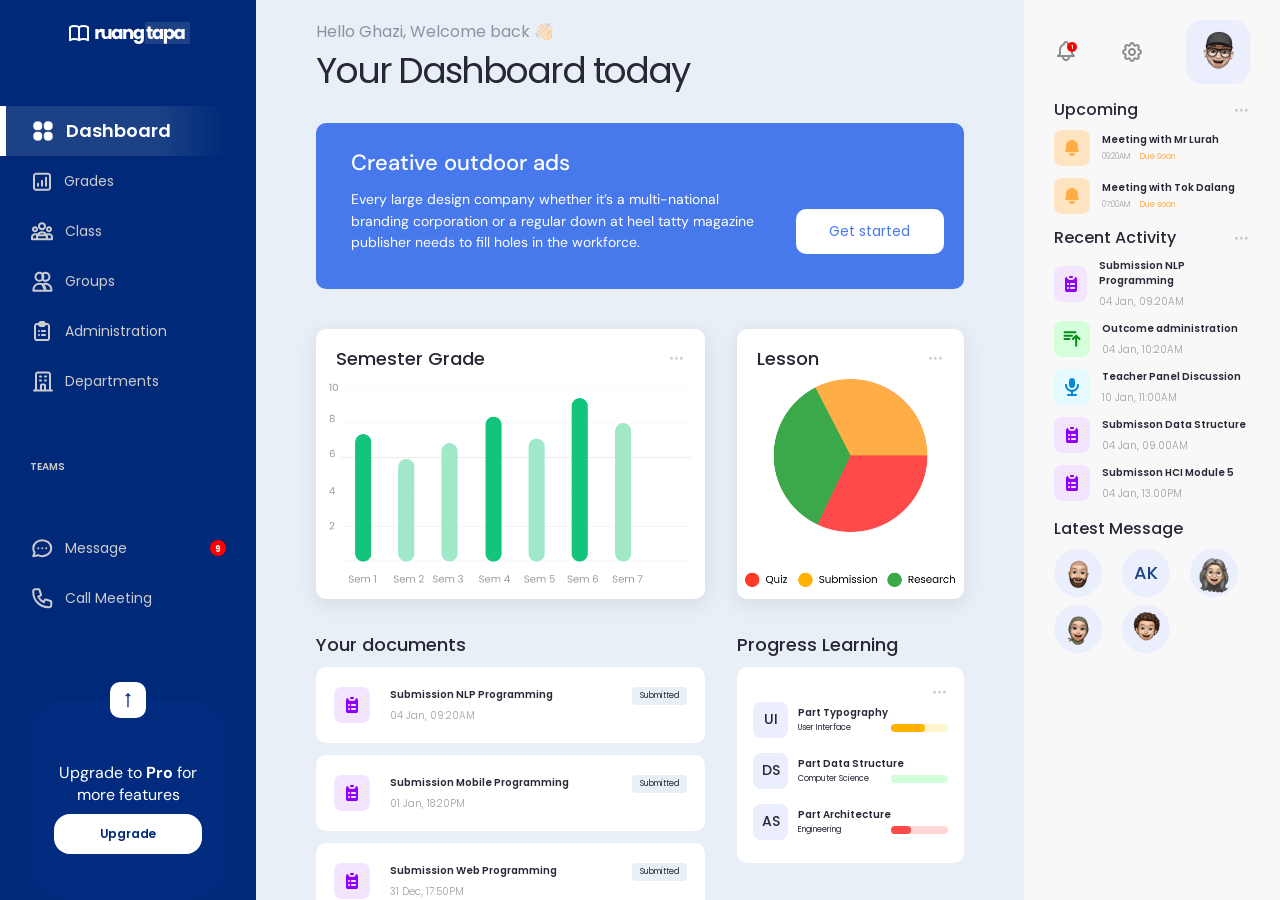
<file: index.html>
<!DOCTYPE html>
<html lang="en">
  <head>
    <meta charset="UTF-8" />
    <meta http-equiv="X-UA-Compatible" content="IE=edge" />
    <meta name="viewport" content="width=device-width, initial-scale=1.0" />
    <title>E-learning Dashboard</title>
    <link rel="stylesheet" href="style.css" />
  </head>
  <body>
    <aside class="side-nav">
      <div class="side-nav__app-logo-container">
        <svg
          width="123"
          height="24"
          viewBox="0 0 123 24"
          fill="none"
          xmlns="http://www.w3.org/2000/svg"
          class="side-nav__app-logo"
        >
          <rect x="78" y="1" width="45" height="22" fill="#1C4185" />
          <path
            d="M31.41 9.63C31.77 9.078 32.22 8.646 32.76 8.334C33.3 8.01 33.9 7.848 34.56 7.848V11.106H33.714C32.946 11.106 32.37 11.274 31.986 11.61C31.602 11.934 31.41 12.51 31.41 13.338V18H28.332V7.956H31.41V9.63ZM44.5492 7.956V18H41.4712V16.632C41.1592 17.076 40.7332 17.436 40.1932 17.712C39.6652 17.976 39.0772 18.108 38.4292 18.108C37.6612 18.108 36.9832 17.94 36.3952 17.604C35.8072 17.256 35.3512 16.758 35.0272 16.11C34.7032 15.462 34.5412 14.7 34.5412 13.824V7.956H37.6012V13.41C37.6012 14.082 37.7752 14.604 38.1232 14.976C38.4712 15.348 38.9392 15.534 39.5272 15.534C40.1272 15.534 40.6012 15.348 40.9492 14.976C41.2972 14.604 41.4712 14.082 41.4712 13.41V7.956H44.5492ZM44.7481 12.96C44.7481 11.928 44.9401 11.022 45.3241 10.242C45.7201 9.462 46.2541 8.862 46.9261 8.442C47.5981 8.022 48.3481 7.812 49.1761 7.812C49.8841 7.812 50.5021 7.956 51.0301 8.244C51.5701 8.532 51.9841 8.91 52.2721 9.378V7.956H55.3501V18H52.2721V16.578C51.9721 17.046 51.5521 17.424 51.0121 17.712C50.4841 18 49.8661 18.144 49.1581 18.144C48.3421 18.144 47.5981 17.934 46.9261 17.514C46.2541 17.082 45.7201 16.476 45.3241 15.696C44.9401 14.904 44.7481 13.992 44.7481 12.96ZM52.2721 12.978C52.2721 12.21 52.0561 11.604 51.6241 11.16C51.2041 10.716 50.6881 10.494 50.0761 10.494C49.4641 10.494 48.9421 10.716 48.5101 11.16C48.0901 11.592 47.8801 12.192 47.8801 12.96C47.8801 13.728 48.0901 14.34 48.5101 14.796C48.9421 15.24 49.4641 15.462 50.0761 15.462C50.6881 15.462 51.2041 15.24 51.6241 14.796C52.0561 14.352 52.2721 13.746 52.2721 12.978ZM62.2969 7.848C63.4729 7.848 64.4089 8.232 65.1049 9C65.8129 9.756 66.1669 10.8 66.1669 12.132V18H63.1069V12.546C63.1069 11.874 62.9329 11.352 62.5849 10.98C62.2369 10.608 61.7689 10.422 61.1809 10.422C60.5929 10.422 60.1249 10.608 59.7769 10.98C59.4289 11.352 59.2549 11.874 59.2549 12.546V18H56.1769V7.956H59.2549V9.288C59.5669 8.844 59.9869 8.496 60.5149 8.244C61.0429 7.98 61.6369 7.848 62.2969 7.848ZM70.7218 7.812C71.4298 7.812 72.0478 7.956 72.5758 8.244C73.1158 8.532 73.5298 8.91 73.8178 9.378V7.956H76.8958V17.982C76.8958 18.906 76.7098 19.74 76.3378 20.484C75.9778 21.24 75.4198 21.84 74.6638 22.284C73.9198 22.728 72.9898 22.95 71.8738 22.95C70.3858 22.95 69.1798 22.596 68.2558 21.888C67.3318 21.192 66.8038 20.244 66.6718 19.044H69.7138C69.8098 19.428 70.0378 19.728 70.3978 19.944C70.7578 20.172 71.2018 20.286 71.7298 20.286C72.3658 20.286 72.8698 20.1 73.2418 19.728C73.6258 19.368 73.8178 18.786 73.8178 17.982V16.56C73.5178 17.028 73.1038 17.412 72.5758 17.712C72.0478 18 71.4298 18.144 70.7218 18.144C69.8938 18.144 69.1438 17.934 68.4718 17.514C67.7998 17.082 67.2658 16.476 66.8698 15.696C66.4858 14.904 66.2938 13.992 66.2938 12.96C66.2938 11.928 66.4858 11.022 66.8698 10.242C67.2658 9.462 67.7998 8.862 68.4718 8.442C69.1438 8.022 69.8938 7.812 70.7218 7.812ZM73.8178 12.978C73.8178 12.21 73.6018 11.604 73.1698 11.16C72.7498 10.716 72.2338 10.494 71.6218 10.494C71.0098 10.494 70.4878 10.716 70.0558 11.16C69.6358 11.592 69.4258 12.192 69.4258 12.96C69.4258 13.728 69.6358 14.34 70.0558 14.796C70.4878 15.24 71.0098 15.462 71.6218 15.462C72.2338 15.462 72.7498 15.24 73.1698 14.796C73.6018 14.352 73.8178 13.746 73.8178 12.978ZM85.7351 15.39V18H84.1691C83.0531 18 82.1831 17.73 81.5591 17.19C80.9351 16.638 80.6231 15.744 80.6231 14.508V10.512H79.3991V7.956H80.6231V5.508H83.7011V7.956H85.7171V10.512H83.7011V14.544C83.7011 14.844 83.7731 15.06 83.9171 15.192C84.0611 15.324 84.3011 15.39 84.6371 15.39H85.7351ZM85.4376 12.96C85.4376 11.928 85.6296 11.022 86.0136 10.242C86.4096 9.462 86.9436 8.862 87.6156 8.442C88.2876 8.022 89.0376 7.812 89.8656 7.812C90.5736 7.812 91.1916 7.956 91.7196 8.244C92.2596 8.532 92.6736 8.91 92.9616 9.378V7.956H96.0396V18H92.9616V16.578C92.6616 17.046 92.2416 17.424 91.7016 17.712C91.1736 18 90.5556 18.144 89.8476 18.144C89.0316 18.144 88.2876 17.934 87.6156 17.514C86.9436 17.082 86.4096 16.476 86.0136 15.696C85.6296 14.904 85.4376 13.992 85.4376 12.96ZM92.9616 12.978C92.9616 12.21 92.7456 11.604 92.3136 11.16C91.8936 10.716 91.3776 10.494 90.7656 10.494C90.1536 10.494 89.6316 10.716 89.1996 11.16C88.7796 11.592 88.5696 12.192 88.5696 12.96C88.5696 13.728 88.7796 14.34 89.1996 14.796C89.6316 15.24 90.1536 15.462 90.7656 15.462C91.3776 15.462 91.8936 15.24 92.3136 14.796C92.7456 14.352 92.9616 13.746 92.9616 12.978ZM99.9444 9.378C100.244 8.91 100.658 8.532 101.186 8.244C101.714 7.956 102.332 7.812 103.04 7.812C103.868 7.812 104.618 8.022 105.29 8.442C105.962 8.862 106.49 9.462 106.874 10.242C107.27 11.022 107.468 11.928 107.468 12.96C107.468 13.992 107.27 14.904 106.874 15.696C106.49 16.476 105.962 17.082 105.29 17.514C104.618 17.934 103.868 18.144 103.04 18.144C102.344 18.144 101.726 18 101.186 17.712C100.658 17.424 100.244 17.052 99.9444 16.596V22.788H96.8664V7.956H99.9444V9.378ZM104.336 12.96C104.336 12.192 104.12 11.592 103.688 11.16C103.268 10.716 102.746 10.494 102.122 10.494C101.51 10.494 100.988 10.716 100.556 11.16C100.136 11.604 99.9264 12.21 99.9264 12.978C99.9264 13.746 100.136 14.352 100.556 14.796C100.988 15.24 101.51 15.462 102.122 15.462C102.734 15.462 103.256 15.24 103.688 14.796C104.12 14.34 104.336 13.728 104.336 12.96ZM107.071 12.96C107.071 11.928 107.263 11.022 107.647 10.242C108.043 9.462 108.577 8.862 109.249 8.442C109.921 8.022 110.671 7.812 111.499 7.812C112.207 7.812 112.825 7.956 113.353 8.244C113.893 8.532 114.307 8.91 114.595 9.378V7.956H117.673V18H114.595V16.578C114.295 17.046 113.875 17.424 113.335 17.712C112.807 18 112.189 18.144 111.481 18.144C110.665 18.144 109.921 17.934 109.249 17.514C108.577 17.082 108.043 16.476 107.647 15.696C107.263 14.904 107.071 13.992 107.071 12.96ZM114.595 12.978C114.595 12.21 114.379 11.604 113.947 11.16C113.527 10.716 113.011 10.494 112.399 10.494C111.787 10.494 111.265 10.716 110.833 11.16C110.413 11.592 110.203 12.192 110.203 12.96C110.203 13.728 110.413 14.34 110.833 14.796C111.265 15.24 111.787 15.462 112.399 15.462C113.011 15.462 113.527 15.24 113.947 14.796C114.379 14.352 114.595 13.746 114.595 12.978Z"
            fill="white"
          />
          <path
            d="M12 6.253C13.168 5.477 14.754 5 16.5 5C18.247 5 19.832 5.477 21 6.253V19.253C19.832 18.477 18.247 18 16.5 18C14.754 18 13.168 18.477 12 19.253M12 6.253V19.253V6.253ZM12 6.253C10.832 5.477 9.246 5 7.5 5C5.754 5 4.168 5.477 3 6.253V19.253C4.168 18.477 5.754 18 7.5 18C9.246 18 10.832 18.477 12 19.253V6.253Z"
            stroke="white"
            stroke-width="2"
            stroke-linecap="round"
            stroke-linejoin="round"
          />
        </svg>
      </div>
      <ul class="side-nav__links-list">
        <li class="side-nav__link side-nav__link--active">
          <a href="#" class="side-nav__link-anchor">
            <span class="side-nav__link-anchor__details">
              <svg
                width="26"
                height="26"
                viewBox="0 0 26 26"
                fill="none"
                xmlns="http://www.w3.org/2000/svg"
                class="side-nav__link-icon"
              >
                <path
                  d="M6.50002 3.89999C5.81046 3.89999 5.14914 4.17392 4.66155 4.66152C4.17395 5.14911 3.90002 5.81043 3.90002 6.49999V9.09999C3.90002 9.78956 4.17395 10.4509 4.66155 10.9385C5.14914 11.4261 5.81046 11.7 6.50002 11.7H9.10002C9.78959 11.7 10.4509 11.4261 10.9385 10.9385C11.4261 10.4509 11.7 9.78956 11.7 9.09999V6.49999C11.7 5.81043 11.4261 5.14911 10.9385 4.66152C10.4509 4.17392 9.78959 3.89999 9.10002 3.89999H6.50002ZM6.50002 14.3C5.81046 14.3 5.14914 14.5739 4.66155 15.0615C4.17395 15.5491 3.90002 16.2104 3.90002 16.9V19.5C3.90002 20.1896 4.17395 20.8509 4.66155 21.3385C5.14914 21.8261 5.81046 22.1 6.50002 22.1H9.10002C9.78959 22.1 10.4509 21.8261 10.9385 21.3385C11.4261 20.8509 11.7 20.1896 11.7 19.5V16.9C11.7 16.2104 11.4261 15.5491 10.9385 15.0615C10.4509 14.5739 9.78959 14.3 9.10002 14.3H6.50002ZM14.3 6.49999C14.3 5.81043 14.574 5.14911 15.0615 4.66152C15.5491 4.17392 16.2105 3.89999 16.9 3.89999H19.5C20.1896 3.89999 20.8509 4.17392 21.3385 4.66152C21.8261 5.14911 22.1 5.81043 22.1 6.49999V9.09999C22.1 9.78956 21.8261 10.4509 21.3385 10.9385C20.8509 11.4261 20.1896 11.7 19.5 11.7H16.9C16.2105 11.7 15.5491 11.4261 15.0615 10.9385C14.574 10.4509 14.3 9.78956 14.3 9.09999V6.49999ZM14.3 16.9C14.3 16.2104 14.574 15.5491 15.0615 15.0615C15.5491 14.5739 16.2105 14.3 16.9 14.3H19.5C20.1896 14.3 20.8509 14.5739 21.3385 15.0615C21.8261 15.5491 22.1 16.2104 22.1 16.9V19.5C22.1 20.1896 21.8261 20.8509 21.3385 21.3385C20.8509 21.8261 20.1896 22.1 19.5 22.1H16.9C16.2105 22.1 15.5491 21.8261 15.0615 21.3385C14.574 20.8509 14.3 20.1896 14.3 19.5V16.9Z"
                  fill="white"
                />
              </svg>
              <span class="side-nav__link-title">Dashboard</span></span
            ></a
          >
        </li>
        <li class="side-nav__link">
          <a href="#" class="side-nav__link-anchor">
            <span class="side-nav__link-anchor__details">
              <svg
                width="24"
                height="25"
                viewBox="0 0 24 25"
                fill="none"
                xmlns="http://www.w3.org/2000/svg"
                class="side-nav__link-icon"
              >
                <path
                  d="M16 8.74841V16.7484V8.74841ZM12 11.7484V16.7484V11.7484ZM8 14.7484V16.7484V14.7484ZM6 20.7484H18C18.5304 20.7484 19.0391 20.5377 19.4142 20.1626C19.7893 19.7876 20 19.2788 20 18.7484V6.74841C20 6.21798 19.7893 5.70927 19.4142 5.3342C19.0391 4.95913 18.5304 4.74841 18 4.74841H6C5.46957 4.74841 4.96086 4.95913 4.58579 5.3342C4.21071 5.70927 4 6.21798 4 6.74841V18.7484C4 19.2788 4.21071 19.7876 4.58579 20.1626C4.96086 20.5377 5.46957 20.7484 6 20.7484Z"
                  stroke="#CCCCCC"
                  stroke-width="2"
                  stroke-linecap="round"
                  stroke-linejoin="round"
                />
              </svg>
              <span class="side-nav__link-title">Grades</span></span
            ></a
          >
        </li>
        <li class="side-nav__link">
          <a href="#" class="side-nav__link-anchor">
            <span class="side-nav__link-anchor__details">
              <svg
                width="25"
                height="24"
                viewBox="0 0 25 24"
                fill="none"
                xmlns="http://www.w3.org/2000/svg"
                class="side-nav__link-icon"
              >
                <path
                  d="M17 20.1922H22V18.1922C22 17.5688 21.8057 16.9608 21.4441 16.4529C21.0826 15.9449 20.5718 15.5622 19.9827 15.358C19.3937 15.1538 18.7556 15.1381 18.1573 15.3133C17.5589 15.4884 17.03 15.8456 16.644 16.3352L17 20.1922ZM17 20.1922H7H17ZM17 20.1922V18.1922C17 17.5362 16.874 16.9092 16.644 16.3352L17 20.1922ZM7 20.1922H2V18.1922C2.00005 17.5688 2.19434 16.9608 2.55586 16.4529C2.91739 15.9449 3.42819 15.5622 4.01725 15.358C4.60632 15.1538 5.24438 15.1381 5.84274 15.3133C6.4411 15.4884 6.97003 15.8456 7.356 16.3352L7 20.1922ZM7 20.1922V18.1922C7 17.5362 7.126 16.9092 7.356 16.3352L7 20.1922ZM7.356 16.3352C7.72736 15.4072 8.36825 14.6117 9.196 14.0514C10.0238 13.491 11.0004 13.1915 12 13.1915C12.9996 13.1915 13.9762 13.491 14.804 14.0514C15.6318 14.6117 16.2726 15.4072 16.644 16.3352H7.356ZM15 7.19225C15 7.98789 14.6839 8.75096 14.1213 9.31357C13.5587 9.87618 12.7956 10.1922 12 10.1922C11.2044 10.1922 10.4413 9.87618 9.87868 9.31357C9.31607 8.75096 9 7.98789 9 7.19225C9 6.3966 9.31607 5.63353 9.87868 5.07093C10.4413 4.50832 11.2044 4.19225 12 4.19225C12.7956 4.19225 13.5587 4.50832 14.1213 5.07093C14.6839 5.63353 15 6.3966 15 7.19225V7.19225ZM21 10.1922C21 10.7227 20.7893 11.2314 20.4142 11.6065C20.0391 11.9815 19.5304 12.1922 19 12.1922C18.4696 12.1922 17.9609 11.9815 17.5858 11.6065C17.2107 11.2314 17 10.7227 17 10.1922C17 9.66181 17.2107 9.15311 17.5858 8.77803C17.9609 8.40296 18.4696 8.19225 19 8.19225C19.5304 8.19225 20.0391 8.40296 20.4142 8.77803C20.7893 9.15311 21 9.66181 21 10.1922ZM7 10.1922C7 10.7227 6.78929 11.2314 6.41421 11.6065C6.03914 11.9815 5.53043 12.1922 5 12.1922C4.46957 12.1922 3.96086 11.9815 3.58579 11.6065C3.21071 11.2314 3 10.7227 3 10.1922C3 9.66181 3.21071 9.15311 3.58579 8.77803C3.96086 8.40296 4.46957 8.19225 5 8.19225C5.53043 8.19225 6.03914 8.40296 6.41421 8.77803C6.78929 9.15311 7 9.66181 7 10.1922Z"
                  stroke="#CCCCCC"
                  stroke-width="2"
                  stroke-linecap="round"
                  stroke-linejoin="round"
                />
              </svg>
              <span class="side-nav__link-title">Class</span></span
            ></a
          >
        </li>
        <li class="side-nav__link">
          <a href="#" class="side-nav__link-anchor">
            <span class="side-nav__link-anchor__details">
              <svg
                width="25"
                height="25"
                viewBox="0 0 25 25"
                fill="none"
                xmlns="http://www.w3.org/2000/svg"
                class="side-nav__link-icon"
              >
                <path
                  d="M12.4307 5.1448C12.9682 4.5355 13.6784 4.10431 14.4669 3.9086C15.2555 3.71288 16.0849 3.76193 16.8449 4.0492C17.6048 4.33648 18.2593 4.84837 18.7212 5.51676C19.1831 6.18515 19.4305 6.97835 19.4305 7.7908C19.4305 8.60326 19.1831 9.39646 18.7212 10.0648C18.2593 10.7332 17.6048 11.2451 16.8449 11.5324C16.0849 11.8197 15.2555 11.8687 14.4669 11.673C13.6784 11.4773 12.9682 11.0461 12.4307 10.4368V5.1448ZM15.4307 21.7908H3.43073V20.7908C3.43073 19.1995 4.06287 17.6734 5.18808 16.5482C6.3133 15.4229 7.83943 14.7908 9.43073 14.7908C11.022 14.7908 12.5481 15.4229 13.6734 16.5482C14.7986 17.6734 15.4307 19.1995 15.4307 20.7908V21.7908ZM15.4307 21.7908H21.4307V20.7908C21.4309 19.7375 21.1537 18.7027 20.6272 17.7905C20.1006 16.8783 19.3432 16.1207 18.4311 15.594C17.519 15.0673 16.4842 14.79 15.4309 14.79C14.3776 14.7899 13.3429 15.0672 12.4307 15.5938L15.4307 21.7908ZM13.4307 7.7908C13.4307 8.85167 13.0093 9.86908 12.2592 10.6192C11.509 11.3694 10.4916 11.7908 9.43073 11.7908C8.36986 11.7908 7.35244 11.3694 6.6023 10.6192C5.85215 9.86908 5.43073 8.85167 5.43073 7.7908C5.43073 6.72994 5.85215 5.71252 6.6023 4.96238C7.35244 4.21223 8.36986 3.7908 9.43073 3.7908C10.4916 3.7908 11.509 4.21223 12.2592 4.96238C13.0093 5.71252 13.4307 6.72994 13.4307 7.7908V7.7908Z"
                  stroke="#CCCCCC"
                  stroke-width="2"
                  stroke-linecap="round"
                  stroke-linejoin="round"
                />
              </svg>
              <span class="side-nav__link-title">Groups</span></span
            ></a
          >
        </li>
        <li class="side-nav__link">
          <a href="#" class="side-nav__link-anchor">
            <span class="side-nav__link-anchor__details">
              <svg
                width="25"
                height="24"
                viewBox="0 0 25 24"
                fill="none"
                xmlns="http://www.w3.org/2000/svg"
                class="side-nav__link-icon"
              >
                <path
                  d="M9 16.0561H9.01M9 5.05611H7C6.46957 5.05611 5.96086 5.26682 5.58579 5.64189C5.21071 6.01697 5 6.52567 5 7.05611V19.0561C5 19.5865 5.21071 20.0952 5.58579 20.4703C5.96086 20.8454 6.46957 21.0561 7 21.0561H17C17.5304 21.0561 18.0391 20.8454 18.4142 20.4703C18.7893 20.0952 19 19.5865 19 19.0561V7.05611C19 6.52567 18.7893 6.01697 18.4142 5.64189C18.0391 5.26682 17.5304 5.05611 17 5.05611H15H9ZM9 5.05611C9 5.58654 9.21071 6.09525 9.58579 6.47032C9.96086 6.84539 10.4696 7.05611 11 7.05611H13C13.5304 7.05611 14.0391 6.84539 14.4142 6.47032C14.7893 6.09525 15 5.58654 15 5.05611H9ZM9 5.05611C9 4.52567 9.21071 4.01697 9.58579 3.64189C9.96086 3.26682 10.4696 3.05611 11 3.05611H13C13.5304 3.05611 14.0391 3.26682 14.4142 3.64189C14.7893 4.01697 15 4.52567 15 5.05611H9ZM12 12.0561H15H12ZM12 16.0561H15H12ZM9 12.0561H9.01H9Z"
                  stroke="#CCCCCC"
                  stroke-width="2"
                  stroke-linecap="round"
                  stroke-linejoin="round"
                />
              </svg>
              <span class="side-nav__link-title">Administration</span></span
            ></a
          >
        </li>
        <li class="side-nav__link">
          <a href="#" class="side-nav__link-anchor">
            <span class="side-nav__link-anchor__details">
              <svg
                width="25"
                height="24"
                viewBox="0 0 25 24"
                fill="none"
                xmlns="http://www.w3.org/2000/svg"
                class="side-nav__link-icon"
              >
                <path
                  d="M11 21.4808H15M20 21.4808V5.48077C20 4.95034 19.7893 4.44163 19.4142 4.06656C19.0391 3.69149 18.5304 3.48077 18 3.48077H8C7.46957 3.48077 6.96086 3.69149 6.58579 4.06656C6.21071 4.44163 6 4.95034 6 5.48077V21.4808H20ZM20 21.4808H22H20ZM20 21.4808H15H20ZM6 21.4808H4H6ZM6 21.4808H11H6ZM10 7.48077H11H10ZM10 11.4808H11H10ZM15 7.48077H16H15ZM15 11.4808H16H15ZM11 21.4808V16.4808C11 16.2156 11.1054 15.9612 11.2929 15.7737C11.4804 15.5861 11.7348 15.4808 12 15.4808H14C14.2652 15.4808 14.5196 15.5861 14.7071 15.7737C14.8946 15.9612 15 16.2156 15 16.4808V21.4808H11Z"
                  stroke="#CCCCCC"
                  stroke-width="2"
                  stroke-linecap="round"
                  stroke-linejoin="round"
                />
              </svg>
              <span class="side-nav__link-title">Departments</span>
            </span>
          </a>
        </li>
      </ul>
      <p class="side-nav__section-header">TEAMS</p>
      <ul class="side-nav__links-list">
        <li class="side-nav__link">
          <a href="#" class="side-nav__link-anchor">
            <span class="side-nav__link-anchor__details">
              <svg
                width="25"
                height="25"
                viewBox="0 0 25 25"
                fill="none"
                xmlns="http://www.w3.org/2000/svg"
                class="side-nav__link-icon"
              >
                <path
                  d="M8.242 12.1647H8.252H8.242ZM12.242 12.1647H12.252H12.242ZM16.242 12.1647H16.252H16.242ZM21.242 12.1647C21.242 16.5827 17.212 20.1647 12.242 20.1647C10.7706 20.1698 9.3168 19.8455 7.987 19.2157L3.242 20.1647L4.637 16.4447C3.754 15.2067 3.242 13.7387 3.242 12.1647C3.242 7.74675 7.272 4.16475 12.242 4.16475C17.212 4.16475 21.242 7.74675 21.242 12.1647Z"
                  stroke="#CCCCCC"
                  stroke-width="2"
                  stroke-linecap="round"
                  stroke-linejoin="round"
                />
              </svg>
              <span class="side-nav__link-title">Message</span>
            </span>
            <div class="side-nav__notification-bubble">
              <span class="side-nav__notification-text">9</span>
            </div>
          </a>
        </li>
        <li class="side-nav__link">
          <a href="#" class="side-nav__link-anchor">
            <span class="side-nav__link-anchor__details">
              <svg
                width="25"
                height="25"
                viewBox="0 0 25 25"
                fill="none"
                xmlns="http://www.w3.org/2000/svg"
                class="side-nav__link-icon"
              >
                <path
                  d="M3.242 5.16475C3.242 4.63432 3.45272 4.12561 3.82779 3.75054C4.20286 3.37546 4.71157 3.16475 5.242 3.16475H8.522C8.7318 3.16491 8.93623 3.23105 9.10636 3.3538C9.27649 3.47655 9.40371 3.64971 9.47 3.84875L10.968 8.34175C11.0439 8.57009 11.0349 8.81814 10.9427 9.04039C10.8505 9.26265 10.6813 9.4442 10.466 9.55175L8.209 10.6817C9.31532 13.1303 11.2765 15.0914 13.725 16.1978L14.855 13.9407C14.9626 13.7255 15.1441 13.5562 15.3664 13.464C15.5886 13.3718 15.8367 13.3628 16.065 13.4387L20.558 14.9367C20.7572 15.0031 20.9305 15.1305 21.0532 15.3008C21.176 15.4711 21.2421 15.6758 21.242 15.8857V19.1647C21.242 19.6952 21.0313 20.2039 20.6562 20.579C20.2811 20.954 19.7724 21.1647 19.242 21.1647H18.242C9.958 21.1647 3.242 14.4487 3.242 6.16475V5.16475Z"
                  stroke="#CCCCCC"
                  stroke-width="2"
                  stroke-linecap="round"
                  stroke-linejoin="round"
                />
              </svg>
              <span class="side-nav__link-title">Call Meeting</span></span
            ></a
          >
        </li>
      </ul>
      <div class="side-nav__upgrade">
        <div class="side-nav__upgrade__icon-container">
          <svg
            width="24"
            height="25"
            viewBox="0 0 24 25"
            fill="none"
            xmlns="http://www.w3.org/2000/svg"
            class="side-nav__upgrade__icon"
          >
            <path
              fill-rule="evenodd"
              clip-rule="evenodd"
              d="M12.0319 1.37939L7.75732 5.66609L9.16082 7.11673L11.0195 5.25278L10.9642 23.7366L12.9642 23.7427L13.0194 5.30174L14.8175 7.1603L16.2423 5.73139L12.0319 1.37939Z"
              fill="#002979"
            />
          </svg>
        </div>
        <div class="side-nav__upgrade__content">
          <p class="side-nav__upgrade__cta">
            Upgrade to <b>Pro</b> for more features
          </p>
          <button class="side-nav__upgrade__button">Upgrade</button>
        </div>
      </div>
    </aside>
    <main class="main-content">
      <section class="main-content__header">
        <p class="main-content__header__intro">Hello Ghazi, Welcome back 👋🏻</p>
        <h1 class="main-content__header__title">Your Dashboard today</h1>
      </section>

      <section class="main-content__banner">
        <h2 class="main-content__banner__title">Creative outdoor ads</h2>
        <div class="main-content__banner__content">
          <p class="main-content__banner__text">
            Every large design company whether it’s a multi-national branding
            corporation or a regular down at heel tatty magazine publisher needs
            to fill holes in the workforce.
          </p>
          <button class="main-content__banner__button">Get started</button>
        </div>
      </section>

      <section class="main-content__charts-list">
        <div class="main-content__chart">
          <div class="main-content__chart__header">
            <h2 class="main-content__section-header">Semester Grade</h2>
            <svg
              width="17"
              height="19"
              viewBox="0 0 17 19"
              fill="none"
              xmlns="http://www.w3.org/2000/svg"
              class="main-content__chart__more-icon"
            >
              <g opacity="0.2">
                <path
                  fill-rule="evenodd"
                  clip-rule="evenodd"
                  d="M2.10736 9.26667C2.10736 8.41413 2.73676 7.72222 3.51227 7.72222C4.28778 7.72222 4.91717 8.41413 4.91717 9.26667C4.91717 10.1192 4.28778 10.8111 3.51227 10.8111C2.73676 10.8111 2.10736 10.1192 2.10736 9.26667ZM8.42944 7.72222C7.65393 7.72222 7.02454 8.41413 7.02454 9.26667C7.02454 10.1192 7.65393 10.8111 8.42944 10.8111C9.20495 10.8111 9.83435 10.1192 9.83435 9.26667C9.83435 8.41413 9.20495 7.72222 8.42944 7.72222ZM13.3466 7.72222C12.5711 7.72222 11.9417 8.41413 11.9417 9.26667C11.9417 10.1192 12.5711 10.8111 13.3466 10.8111C14.1221 10.8111 14.7515 10.1192 14.7515 9.26667C14.7515 8.41413 14.1221 7.72222 13.3466 7.72222Z"
                  fill="black"
                />
              </g>
            </svg>
          </div>
          <img
            src="assets/bar-chart.png"
            alt="Bar chart showing the semester grades"
            class="main-content__chart__image"
          />
        </div>
        <div class="main-content__chart">
          <div class="main-content__chart__header">
            <h2 class="main-content__section-header">Lesson</h2>
            <svg
              width="17"
              height="19"
              viewBox="0 0 17 19"
              fill="none"
              xmlns="http://www.w3.org/2000/svg"
              class="main-content__chart__more-icon"
            >
              <g opacity="0.2">
                <path
                  fill-rule="evenodd"
                  clip-rule="evenodd"
                  d="M2.10736 9.26667C2.10736 8.41413 2.73676 7.72222 3.51227 7.72222C4.28778 7.72222 4.91717 8.41413 4.91717 9.26667C4.91717 10.1192 4.28778 10.8111 3.51227 10.8111C2.73676 10.8111 2.10736 10.1192 2.10736 9.26667ZM8.42944 7.72222C7.65393 7.72222 7.02454 8.41413 7.02454 9.26667C7.02454 10.1192 7.65393 10.8111 8.42944 10.8111C9.20495 10.8111 9.83435 10.1192 9.83435 9.26667C9.83435 8.41413 9.20495 7.72222 8.42944 7.72222ZM13.3466 7.72222C12.5711 7.72222 11.9417 8.41413 11.9417 9.26667C11.9417 10.1192 12.5711 10.8111 13.3466 10.8111C14.1221 10.8111 14.7515 10.1192 14.7515 9.26667C14.7515 8.41413 14.1221 7.72222 13.3466 7.72222Z"
                  fill="black"
                />
              </g>
            </svg>
          </div>
          <img
            src="assets/pie-chart.png"
            alt="Pie chart showing the lesson plans"
            class="main-content__chart__image"
          />
        </div>
      </section>

      <section class="main-content__sections-list">
        <div class="main-content__documents-section">
          <h2 class="main-content__section-header">Your documents</h2>
          <ul class="main-content__documents-list">
            <li class="main-content__document">
              <div class="main-content__document-container">
                <div class="document__icon-container">
                  <svg
                    width="20"
                    height="20"
                    viewBox="0 0 20 20"
                    fill="none"
                    xmlns="http://www.w3.org/2000/svg"
                  >
                    <path
                      d="M9 2C8.73478 2 8.48043 2.10536 8.29289 2.29289C8.10536 2.48043 8 2.73478 8 3C8 3.26522 8.10536 3.51957 8.29289 3.70711C8.48043 3.89464 8.73478 4 9 4H11C11.2652 4 11.5196 3.89464 11.7071 3.70711C11.8946 3.51957 12 3.26522 12 3C12 2.73478 11.8946 2.48043 11.7071 2.29289C11.5196 2.10536 11.2652 2 11 2H9Z"
                      fill="#8F00FF"
                    />
                    <path
                      fill-rule="evenodd"
                      clip-rule="evenodd"
                      d="M4 5C4 4.46957 4.21071 3.96086 4.58579 3.58579C4.96086 3.21071 5.46957 3 6 3C6 3.79565 6.31607 4.55871 6.87868 5.12132C7.44129 5.68393 8.20435 6 9 6H11C11.7956 6 12.5587 5.68393 13.1213 5.12132C13.6839 4.55871 14 3.79565 14 3C14.5304 3 15.0391 3.21071 15.4142 3.58579C15.7893 3.96086 16 4.46957 16 5V16C16 16.5304 15.7893 17.0391 15.4142 17.4142C15.0391 17.7893 14.5304 18 14 18H6C5.46957 18 4.96086 17.7893 4.58579 17.4142C4.21071 17.0391 4 16.5304 4 16V5ZM7 9C6.73478 9 6.48043 9.10536 6.29289 9.29289C6.10536 9.48043 6 9.73478 6 10C6 10.2652 6.10536 10.5196 6.29289 10.7071C6.48043 10.8946 6.73478 11 7 11H7.01C7.27522 11 7.52957 10.8946 7.71711 10.7071C7.90464 10.5196 8.01 10.2652 8.01 10C8.01 9.73478 7.90464 9.48043 7.71711 9.29289C7.52957 9.10536 7.27522 9 7.01 9H7ZM10 9C9.73478 9 9.48043 9.10536 9.29289 9.29289C9.10536 9.48043 9 9.73478 9 10C9 10.2652 9.10536 10.5196 9.29289 10.7071C9.48043 10.8946 9.73478 11 10 11H13C13.2652 11 13.5196 10.8946 13.7071 10.7071C13.8946 10.5196 14 10.2652 14 10C14 9.73478 13.8946 9.48043 13.7071 9.29289C13.5196 9.10536 13.2652 9 13 9H10ZM7 13C6.73478 13 6.48043 13.1054 6.29289 13.2929C6.10536 13.4804 6 13.7348 6 14C6 14.2652 6.10536 14.5196 6.29289 14.7071C6.48043 14.8946 6.73478 15 7 15H7.01C7.27522 15 7.52957 14.8946 7.71711 14.7071C7.90464 14.5196 8.01 14.2652 8.01 14C8.01 13.7348 7.90464 13.4804 7.71711 13.2929C7.52957 13.1054 7.27522 13 7.01 13H7ZM10 13C9.73478 13 9.48043 13.1054 9.29289 13.2929C9.10536 13.4804 9 13.7348 9 14C9 14.2652 9.10536 14.5196 9.29289 14.7071C9.48043 14.8946 9.73478 15 10 15H13C13.2652 15 13.5196 14.8946 13.7071 14.7071C13.8946 14.5196 14 14.2652 14 14C14 13.7348 13.8946 13.4804 13.7071 13.2929C13.5196 13.1054 13.2652 13 13 13H10Z"
                      fill="#8F00FF"
                    />
                  </svg>
                </div>
                <div class="document-details">
                  <h3 class="section-item-header">
                    Submission NLP Programming
                  </h3>
                  <p class="document-date">04 Jan, 09:20AM</p>
                </div>
              </div>
              <p class="main-content__document-tag">Submitted</p>
            </li>
            <li class="main-content__document">
              <div class="main-content__document-container">
                <div class="document__icon-container">
                  <svg
                    width="20"
                    height="20"
                    viewBox="0 0 20 20"
                    fill="none"
                    xmlns="http://www.w3.org/2000/svg"
                  >
                    <path
                      d="M9 2C8.73478 2 8.48043 2.10536 8.29289 2.29289C8.10536 2.48043 8 2.73478 8 3C8 3.26522 8.10536 3.51957 8.29289 3.70711C8.48043 3.89464 8.73478 4 9 4H11C11.2652 4 11.5196 3.89464 11.7071 3.70711C11.8946 3.51957 12 3.26522 12 3C12 2.73478 11.8946 2.48043 11.7071 2.29289C11.5196 2.10536 11.2652 2 11 2H9Z"
                      fill="#8F00FF"
                    />
                    <path
                      fill-rule="evenodd"
                      clip-rule="evenodd"
                      d="M4 5C4 4.46957 4.21071 3.96086 4.58579 3.58579C4.96086 3.21071 5.46957 3 6 3C6 3.79565 6.31607 4.55871 6.87868 5.12132C7.44129 5.68393 8.20435 6 9 6H11C11.7956 6 12.5587 5.68393 13.1213 5.12132C13.6839 4.55871 14 3.79565 14 3C14.5304 3 15.0391 3.21071 15.4142 3.58579C15.7893 3.96086 16 4.46957 16 5V16C16 16.5304 15.7893 17.0391 15.4142 17.4142C15.0391 17.7893 14.5304 18 14 18H6C5.46957 18 4.96086 17.7893 4.58579 17.4142C4.21071 17.0391 4 16.5304 4 16V5ZM7 9C6.73478 9 6.48043 9.10536 6.29289 9.29289C6.10536 9.48043 6 9.73478 6 10C6 10.2652 6.10536 10.5196 6.29289 10.7071C6.48043 10.8946 6.73478 11 7 11H7.01C7.27522 11 7.52957 10.8946 7.71711 10.7071C7.90464 10.5196 8.01 10.2652 8.01 10C8.01 9.73478 7.90464 9.48043 7.71711 9.29289C7.52957 9.10536 7.27522 9 7.01 9H7ZM10 9C9.73478 9 9.48043 9.10536 9.29289 9.29289C9.10536 9.48043 9 9.73478 9 10C9 10.2652 9.10536 10.5196 9.29289 10.7071C9.48043 10.8946 9.73478 11 10 11H13C13.2652 11 13.5196 10.8946 13.7071 10.7071C13.8946 10.5196 14 10.2652 14 10C14 9.73478 13.8946 9.48043 13.7071 9.29289C13.5196 9.10536 13.2652 9 13 9H10ZM7 13C6.73478 13 6.48043 13.1054 6.29289 13.2929C6.10536 13.4804 6 13.7348 6 14C6 14.2652 6.10536 14.5196 6.29289 14.7071C6.48043 14.8946 6.73478 15 7 15H7.01C7.27522 15 7.52957 14.8946 7.71711 14.7071C7.90464 14.5196 8.01 14.2652 8.01 14C8.01 13.7348 7.90464 13.4804 7.71711 13.2929C7.52957 13.1054 7.27522 13 7.01 13H7ZM10 13C9.73478 13 9.48043 13.1054 9.29289 13.2929C9.10536 13.4804 9 13.7348 9 14C9 14.2652 9.10536 14.5196 9.29289 14.7071C9.48043 14.8946 9.73478 15 10 15H13C13.2652 15 13.5196 14.8946 13.7071 14.7071C13.8946 14.5196 14 14.2652 14 14C14 13.7348 13.8946 13.4804 13.7071 13.2929C13.5196 13.1054 13.2652 13 13 13H10Z"
                      fill="#8F00FF"
                    />
                  </svg>
                </div>
                <div class="document-details">
                  <h3 class="section-item-header">
                    Submission Mobile Programming
                  </h3>
                  <p class="document-date">01 Jan, 18:20PM</p>
                </div>
              </div>
              <p class="main-content__document-tag">Submitted</p>
            </li>
            <li class="main-content__document">
              <div class="main-content__document-container">
                <div class="document__icon-container">
                  <svg
                    width="20"
                    height="20"
                    viewBox="0 0 20 20"
                    fill="none"
                    xmlns="http://www.w3.org/2000/svg"
                  >
                    <path
                      d="M9 2C8.73478 2 8.48043 2.10536 8.29289 2.29289C8.10536 2.48043 8 2.73478 8 3C8 3.26522 8.10536 3.51957 8.29289 3.70711C8.48043 3.89464 8.73478 4 9 4H11C11.2652 4 11.5196 3.89464 11.7071 3.70711C11.8946 3.51957 12 3.26522 12 3C12 2.73478 11.8946 2.48043 11.7071 2.29289C11.5196 2.10536 11.2652 2 11 2H9Z"
                      fill="#8F00FF"
                    />
                    <path
                      fill-rule="evenodd"
                      clip-rule="evenodd"
                      d="M4 5C4 4.46957 4.21071 3.96086 4.58579 3.58579C4.96086 3.21071 5.46957 3 6 3C6 3.79565 6.31607 4.55871 6.87868 5.12132C7.44129 5.68393 8.20435 6 9 6H11C11.7956 6 12.5587 5.68393 13.1213 5.12132C13.6839 4.55871 14 3.79565 14 3C14.5304 3 15.0391 3.21071 15.4142 3.58579C15.7893 3.96086 16 4.46957 16 5V16C16 16.5304 15.7893 17.0391 15.4142 17.4142C15.0391 17.7893 14.5304 18 14 18H6C5.46957 18 4.96086 17.7893 4.58579 17.4142C4.21071 17.0391 4 16.5304 4 16V5ZM7 9C6.73478 9 6.48043 9.10536 6.29289 9.29289C6.10536 9.48043 6 9.73478 6 10C6 10.2652 6.10536 10.5196 6.29289 10.7071C6.48043 10.8946 6.73478 11 7 11H7.01C7.27522 11 7.52957 10.8946 7.71711 10.7071C7.90464 10.5196 8.01 10.2652 8.01 10C8.01 9.73478 7.90464 9.48043 7.71711 9.29289C7.52957 9.10536 7.27522 9 7.01 9H7ZM10 9C9.73478 9 9.48043 9.10536 9.29289 9.29289C9.10536 9.48043 9 9.73478 9 10C9 10.2652 9.10536 10.5196 9.29289 10.7071C9.48043 10.8946 9.73478 11 10 11H13C13.2652 11 13.5196 10.8946 13.7071 10.7071C13.8946 10.5196 14 10.2652 14 10C14 9.73478 13.8946 9.48043 13.7071 9.29289C13.5196 9.10536 13.2652 9 13 9H10ZM7 13C6.73478 13 6.48043 13.1054 6.29289 13.2929C6.10536 13.4804 6 13.7348 6 14C6 14.2652 6.10536 14.5196 6.29289 14.7071C6.48043 14.8946 6.73478 15 7 15H7.01C7.27522 15 7.52957 14.8946 7.71711 14.7071C7.90464 14.5196 8.01 14.2652 8.01 14C8.01 13.7348 7.90464 13.4804 7.71711 13.2929C7.52957 13.1054 7.27522 13 7.01 13H7ZM10 13C9.73478 13 9.48043 13.1054 9.29289 13.2929C9.10536 13.4804 9 13.7348 9 14C9 14.2652 9.10536 14.5196 9.29289 14.7071C9.48043 14.8946 9.73478 15 10 15H13C13.2652 15 13.5196 14.8946 13.7071 14.7071C13.8946 14.5196 14 14.2652 14 14C14 13.7348 13.8946 13.4804 13.7071 13.2929C13.5196 13.1054 13.2652 13 13 13H10Z"
                      fill="#8F00FF"
                    />
                  </svg>
                </div>
                <div class="document-details">
                  <h3 class="section-item-header">
                    Submission Web Programming
                  </h3>
                  <p class="document-date">31 Dec, 17:50PM</p>
                </div>
              </div>
              <p class="main-content__document-tag">Submitted</p>
            </li>
          </ul>
        </div>

        <div class="main-content__progress-section">
          <h2 class="main-content__section-header">Progress Learning</h2>
          <div class="main-content__progress-section__content">
            <div class="main-content__progress-section__header">
              <svg
                width="17"
                height="19"
                viewBox="0 0 17 19"
                fill="none"
                xmlns="http://www.w3.org/2000/svg"
                class="main-content__progress__more-icon"
              >
                <g opacity="0.2">
                  <path
                    fill-rule="evenodd"
                    clip-rule="evenodd"
                    d="M2.10736 9.26667C2.10736 8.41413 2.73676 7.72222 3.51227 7.72222C4.28778 7.72222 4.91717 8.41413 4.91717 9.26667C4.91717 10.1192 4.28778 10.8111 3.51227 10.8111C2.73676 10.8111 2.10736 10.1192 2.10736 9.26667ZM8.42944 7.72222C7.65393 7.72222 7.02454 8.41413 7.02454 9.26667C7.02454 10.1192 7.65393 10.8111 8.42944 10.8111C9.20495 10.8111 9.83435 10.1192 9.83435 9.26667C9.83435 8.41413 9.20495 7.72222 8.42944 7.72222ZM13.3466 7.72222C12.5711 7.72222 11.9417 8.41413 11.9417 9.26667C11.9417 10.1192 12.5711 10.8111 13.3466 10.8111C14.1221 10.8111 14.7515 10.1192 14.7515 9.26667C14.7515 8.41413 14.1221 7.72222 13.3466 7.72222Z"
                    fill="black"
                  />
                </g>
              </svg>
            </div>
            <ul class="main-content__progress-items">
              <li class="main-content__progress-item">
                <p class="main-content__progress-image">UI</p>
                <div class="main-content__progress-details">
                  <p class="section-item-header">Part Typography</p>
                  <div class="main-content__progress-body">
                    <p class="main-content__progress-domain">User Interface</p>
                    <div
                      class="
                        main-content__progress-container
                        main-content__progress-container--orange
                      "
                    >
                      <div class="main-content__progress-bar"></div>
                    </div>
                  </div>
                </div>
              </li>
              <li class="main-content__progress-item">
                <p class="main-content__progress-image">DS</p>
                <div class="main-content__progress-details">
                  <p class="section-item-header">Part Data Structure</p>
                  <div class="main-content__progress-body">
                    <p class="main-content__progress-domain">
                      Computer Science
                    </p>
                    <div
                      class="
                        main-content__progress-container
                        main-content__progress-container--green
                      "
                    >
                      <div class="main-content__progress-bar"></div>
                    </div>
                  </div>
                </div>
              </li>
              <li class="main-content__progress-item">
                <p class="main-content__progress-image">AS</p>
                <div class="main-content__progress-details">
                  <p class="section-item-header">Part Architecture</p>
                  <div class="main-content__progress-body">
                    <p class="main-content__progress-domain">Engineering</p>
                    <div
                      class="
                        main-content__progress-container
                        main-content__progress-container--red
                      "
                    >
                      <div class="main-content__progress-bar"></div>
                    </div>
                  </div>
                </div>
              </li>
            </ul>
          </div>
        </div>
      </section>
    </main>

    <aside class="sidebar">
      <section class="sidebar__header">
        <div class="sidebar__notification-bell">
          <svg
            width="24"
            height="24"
            viewBox="0 0 24 24"
            fill="none"
            xmlns="http://www.w3.org/2000/svg"
          >
            <path
              d="M15 17H9M15 17H20L18.595 15.595C18.4063 15.4063 18.2567 15.1822 18.1546 14.9357C18.0525 14.6891 18 14.4249 18 14.158V11C18.0002 9.75894 17.6156 8.54834 16.8992 7.53489C16.1829 6.52144 15.17 5.75496 14 5.341V5C14 4.46957 13.7893 3.96086 13.4142 3.58579C13.0391 3.21071 12.5304 3 12 3C11.4696 3 10.9609 3.21071 10.5858 3.58579C10.2107 3.96086 10 4.46957 10 5V5.341C7.67 6.165 6 8.388 6 11V14.159C6 14.697 5.786 15.214 5.405 15.595L4 17H9H15ZM15 17V18C15 18.7956 14.6839 19.5587 14.1213 20.1213C13.5587 20.6839 12.7956 21 12 21C11.2044 21 10.4413 20.6839 9.87868 20.1213C9.31607 19.5587 9 18.7956 9 18V17H15Z"
              stroke="#8B8C8C"
              stroke-width="2"
              stroke-linecap="round"
              stroke-linejoin="round"
            />
          </svg>
          <span class="sidebar__notification-count">1</span>
        </div>
        <svg
          width="24"
          height="24"
          viewBox="0 0 24 24"
          fill="none"
          xmlns="http://www.w3.org/2000/svg"
        >
          <path
            d="M10.325 4.317C10.751 2.561 13.249 2.561 13.675 4.317C13.7389 4.5808 13.8642 4.82578 14.0407 5.032C14.2172 5.23822 14.4399 5.39985 14.6907 5.50375C14.9414 5.60764 15.2132 5.65085 15.4838 5.62987C15.7544 5.60889 16.0162 5.5243 16.248 5.383C17.791 4.443 19.558 6.209 18.618 7.753C18.4769 7.98466 18.3924 8.24634 18.3715 8.51677C18.3506 8.78721 18.3938 9.05877 18.4975 9.30938C18.6013 9.55999 18.7627 9.78258 18.9687 9.95905C19.1747 10.1355 19.4194 10.2609 19.683 10.325C21.439 10.751 21.439 13.249 19.683 13.675C19.4192 13.7389 19.1742 13.8642 18.968 14.0407C18.7618 14.2172 18.6001 14.4399 18.4963 14.6907C18.3924 14.9414 18.3491 15.2132 18.3701 15.4838C18.3911 15.7544 18.4757 16.0162 18.617 16.248C19.557 17.791 17.791 19.558 16.247 18.618C16.0153 18.4769 15.7537 18.3924 15.4832 18.3715C15.2128 18.3506 14.9412 18.3938 14.6906 18.4975C14.44 18.6013 14.2174 18.7627 14.0409 18.9687C13.8645 19.1747 13.7391 19.4194 13.675 19.683C13.249 21.439 10.751 21.439 10.325 19.683C10.2611 19.4192 10.1358 19.1742 9.95929 18.968C9.7828 18.7618 9.56011 18.6001 9.30935 18.4963C9.05859 18.3924 8.78683 18.3491 8.51621 18.3701C8.24559 18.3911 7.98375 18.4757 7.752 18.617C6.209 19.557 4.442 17.791 5.382 16.247C5.5231 16.0153 5.60755 15.7537 5.62848 15.4832C5.64942 15.2128 5.60624 14.9412 5.50247 14.6906C5.3987 14.44 5.23726 14.2174 5.03127 14.0409C4.82529 13.8645 4.58056 13.7391 4.317 13.675C2.561 13.249 2.561 10.751 4.317 10.325C4.5808 10.2611 4.82578 10.1358 5.032 9.95929C5.23822 9.7828 5.39985 9.56011 5.50375 9.30935C5.60764 9.05859 5.65085 8.78683 5.62987 8.51621C5.60889 8.24559 5.5243 7.98375 5.383 7.752C4.443 6.209 6.209 4.442 7.753 5.382C8.749 5.99 10.049 5.452 10.325 4.317Z"
            stroke="#8B8C8C"
            stroke-width="2"
            stroke-linecap="round"
            stroke-linejoin="round"
          />
          <path
            d="M15 12C15 12.7956 14.6839 13.5587 14.1213 14.1213C13.5587 14.6839 12.7956 15 12 15C11.2044 15 10.4413 14.6839 9.87868 14.1213C9.31607 13.5587 9 12.7956 9 12C9 11.2044 9.31607 10.4413 9.87868 9.87868C10.4413 9.31607 11.2044 9 12 9C12.7956 9 13.5587 9.31607 14.1213 9.87868C14.6839 10.4413 15 11.2044 15 12V12Z"
            stroke="#8B8C8C"
            stroke-width="2"
            stroke-linecap="round"
            stroke-linejoin="round"
          />
        </svg>
        <div class="sidebar__user-avatar">
          <img src="assets/avatar.png" alt="User avatar" />
        </div>
      </section>

      <section class="sidebar__events-section">
        <div class="sidebar__section-header">
          <h2 class="sidebar__section-header__title">Upcoming</h2>
          <svg
            width="17"
            height="19"
            viewBox="0 0 17 19"
            fill="none"
            xmlns="http://www.w3.org/2000/svg"
            class="sidebar__section-header__more-icon"
          >
            <g opacity="0.2">
              <path
                fill-rule="evenodd"
                clip-rule="evenodd"
                d="M2.10736 9.26667C2.10736 8.41413 2.73676 7.72222 3.51227 7.72222C4.28778 7.72222 4.91717 8.41413 4.91717 9.26667C4.91717 10.1192 4.28778 10.8111 3.51227 10.8111C2.73676 10.8111 2.10736 10.1192 2.10736 9.26667ZM8.42944 7.72222C7.65393 7.72222 7.02454 8.41413 7.02454 9.26667C7.02454 10.1192 7.65393 10.8111 8.42944 10.8111C9.20495 10.8111 9.83435 10.1192 9.83435 9.26667C9.83435 8.41413 9.20495 7.72222 8.42944 7.72222ZM13.3466 7.72222C12.5711 7.72222 11.9417 8.41413 11.9417 9.26667C11.9417 10.1192 12.5711 10.8111 13.3466 10.8111C14.1221 10.8111 14.7515 10.1192 14.7515 9.26667C14.7515 8.41413 14.1221 7.72222 13.3466 7.72222Z"
                fill="black"
              />
            </g>
          </svg>
        </div>
        <ul class="sidebar__events-list">
          <li class="sidebar__event">
            <div
              class="document__icon-container document__icon-container--orange"
            >
              <svg
                width="20"
                height="20"
                viewBox="0 0 20 20"
                fill="none"
                xmlns="http://www.w3.org/2000/svg"
              >
                <path
                  d="M10 2C8.4087 2 6.88258 2.63214 5.75736 3.75736C4.63214 4.88258 4 6.4087 4 8V11.586L3.293 12.293C3.15319 12.4329 3.05798 12.611 3.01942 12.805C2.98085 12.9989 3.00065 13.2 3.07632 13.3827C3.15199 13.5654 3.28013 13.7215 3.44454 13.8314C3.60895 13.9413 3.80225 14 4 14H16C16.1978 14 16.391 13.9413 16.5555 13.8314C16.7199 13.7215 16.848 13.5654 16.9237 13.3827C16.9993 13.2 17.0192 12.9989 16.9806 12.805C16.942 12.611 16.8468 12.4329 16.707 12.293L16 11.586V8C16 6.4087 15.3679 4.88258 14.2426 3.75736C13.1174 2.63214 11.5913 2 10 2ZM10 18C9.20435 18 8.44129 17.6839 7.87868 17.1213C7.31607 16.5587 7 15.7956 7 15H13C13 15.7956 12.6839 16.5587 12.1213 17.1213C11.5587 17.6839 10.7957 18 10 18Z"
                  fill="#FFAD47"
                />
              </svg>
            </div>
            <div class="sidebar__event-details">
              <h3 class="section-item-header">Meeting with Mr Lurah</h3>
              <div class="sidebar__event-date">
                <p class="document-date">09:20AM</p>
                <p class="sidebar__event-due">Due Soon</p>
              </div>
            </div>
          </li>
          <li class="sidebar__event">
            <div
              class="document__icon-container document__icon-container--orange"
            >
              <svg
                width="20"
                height="20"
                viewBox="0 0 20 20"
                fill="none"
                xmlns="http://www.w3.org/2000/svg"
              >
                <path
                  d="M10 2C8.4087 2 6.88258 2.63214 5.75736 3.75736C4.63214 4.88258 4 6.4087 4 8V11.586L3.293 12.293C3.15319 12.4329 3.05798 12.611 3.01942 12.805C2.98085 12.9989 3.00065 13.2 3.07632 13.3827C3.15199 13.5654 3.28013 13.7215 3.44454 13.8314C3.60895 13.9413 3.80225 14 4 14H16C16.1978 14 16.391 13.9413 16.5555 13.8314C16.7199 13.7215 16.848 13.5654 16.9237 13.3827C16.9993 13.2 17.0192 12.9989 16.9806 12.805C16.942 12.611 16.8468 12.4329 16.707 12.293L16 11.586V8C16 6.4087 15.3679 4.88258 14.2426 3.75736C13.1174 2.63214 11.5913 2 10 2ZM10 18C9.20435 18 8.44129 17.6839 7.87868 17.1213C7.31607 16.5587 7 15.7956 7 15H13C13 15.7956 12.6839 16.5587 12.1213 17.1213C11.5587 17.6839 10.7957 18 10 18Z"
                  fill="#FFAD47"
                />
              </svg>
            </div>
            <div class="sidebar__event-details">
              <h3 class="section-item-header">Meeting with Tok Dalang</h3>
              <div class="sidebar__event-date">
                <p class="document-date">07:00AM</p>
                <p class="sidebar__event-due">Due soon</p>
              </div>
            </div>
          </li>
        </ul>
      </section>

      <section class="sidebar__activity-section">
        <div class="sidebar__section-header">
          <h2 class="sidebar__section-header__title">Recent Activity</h2>
          <svg
            width="17"
            height="19"
            viewBox="0 0 17 19"
            fill="none"
            xmlns="http://www.w3.org/2000/svg"
            class="sidebar__section-header__more-icon"
          >
            <g opacity="0.2">
              <path
                fill-rule="evenodd"
                clip-rule="evenodd"
                d="M2.10736 9.26667C2.10736 8.41413 2.73676 7.72222 3.51227 7.72222C4.28778 7.72222 4.91717 8.41413 4.91717 9.26667C4.91717 10.1192 4.28778 10.8111 3.51227 10.8111C2.73676 10.8111 2.10736 10.1192 2.10736 9.26667ZM8.42944 7.72222C7.65393 7.72222 7.02454 8.41413 7.02454 9.26667C7.02454 10.1192 7.65393 10.8111 8.42944 10.8111C9.20495 10.8111 9.83435 10.1192 9.83435 9.26667C9.83435 8.41413 9.20495 7.72222 8.42944 7.72222ZM13.3466 7.72222C12.5711 7.72222 11.9417 8.41413 11.9417 9.26667C11.9417 10.1192 12.5711 10.8111 13.3466 10.8111C14.1221 10.8111 14.7515 10.1192 14.7515 9.26667C14.7515 8.41413 14.1221 7.72222 13.3466 7.72222Z"
                fill="black"
              />
            </g>
          </svg>
        </div>

        <ul class="sidebar__activity-list">
          <li class="sidebar__activity">
            <div class="document__icon-container">
              <svg
                width="20"
                height="20"
                viewBox="0 0 20 20"
                fill="none"
                xmlns="http://www.w3.org/2000/svg"
              >
                <path
                  d="M9 2C8.73478 2 8.48043 2.10536 8.29289 2.29289C8.10536 2.48043 8 2.73478 8 3C8 3.26522 8.10536 3.51957 8.29289 3.70711C8.48043 3.89464 8.73478 4 9 4H11C11.2652 4 11.5196 3.89464 11.7071 3.70711C11.8946 3.51957 12 3.26522 12 3C12 2.73478 11.8946 2.48043 11.7071 2.29289C11.5196 2.10536 11.2652 2 11 2H9Z"
                  fill="#8F00FF"
                />
                <path
                  fill-rule="evenodd"
                  clip-rule="evenodd"
                  d="M4 5C4 4.46957 4.21071 3.96086 4.58579 3.58579C4.96086 3.21071 5.46957 3 6 3C6 3.79565 6.31607 4.55871 6.87868 5.12132C7.44129 5.68393 8.20435 6 9 6H11C11.7956 6 12.5587 5.68393 13.1213 5.12132C13.6839 4.55871 14 3.79565 14 3C14.5304 3 15.0391 3.21071 15.4142 3.58579C15.7893 3.96086 16 4.46957 16 5V16C16 16.5304 15.7893 17.0391 15.4142 17.4142C15.0391 17.7893 14.5304 18 14 18H6C5.46957 18 4.96086 17.7893 4.58579 17.4142C4.21071 17.0391 4 16.5304 4 16V5ZM7 9C6.73478 9 6.48043 9.10536 6.29289 9.29289C6.10536 9.48043 6 9.73478 6 10C6 10.2652 6.10536 10.5196 6.29289 10.7071C6.48043 10.8946 6.73478 11 7 11H7.01C7.27522 11 7.52957 10.8946 7.71711 10.7071C7.90464 10.5196 8.01 10.2652 8.01 10C8.01 9.73478 7.90464 9.48043 7.71711 9.29289C7.52957 9.10536 7.27522 9 7.01 9H7ZM10 9C9.73478 9 9.48043 9.10536 9.29289 9.29289C9.10536 9.48043 9 9.73478 9 10C9 10.2652 9.10536 10.5196 9.29289 10.7071C9.48043 10.8946 9.73478 11 10 11H13C13.2652 11 13.5196 10.8946 13.7071 10.7071C13.8946 10.5196 14 10.2652 14 10C14 9.73478 13.8946 9.48043 13.7071 9.29289C13.5196 9.10536 13.2652 9 13 9H10ZM7 13C6.73478 13 6.48043 13.1054 6.29289 13.2929C6.10536 13.4804 6 13.7348 6 14C6 14.2652 6.10536 14.5196 6.29289 14.7071C6.48043 14.8946 6.73478 15 7 15H7.01C7.27522 15 7.52957 14.8946 7.71711 14.7071C7.90464 14.5196 8.01 14.2652 8.01 14C8.01 13.7348 7.90464 13.4804 7.71711 13.2929C7.52957 13.1054 7.27522 13 7.01 13H7ZM10 13C9.73478 13 9.48043 13.1054 9.29289 13.2929C9.10536 13.4804 9 13.7348 9 14C9 14.2652 9.10536 14.5196 9.29289 14.7071C9.48043 14.8946 9.73478 15 10 15H13C13.2652 15 13.5196 14.8946 13.7071 14.7071C13.8946 14.5196 14 14.2652 14 14C14 13.7348 13.8946 13.4804 13.7071 13.2929C13.5196 13.1054 13.2652 13 13 13H10Z"
                  fill="#8F00FF"
                />
              </svg>
            </div>
            <div class="document-details">
              <h3 class="section-item-header">Submission NLP Programming</h3>
              <p class="document-date">04 Jan, 09:20AM</p>
            </div>
          </li>
          <li class="sidebar__activity">
            <div
              class="document__icon-container document__icon-container--green"
            >
              <svg
                width="20"
                height="20"
                viewBox="0 0 20 20"
                fill="none"
                xmlns="http://www.w3.org/2000/svg"
              >
                <path
                  d="M14.1667 6.66667V16.6667M2.5 3.33333H13.3333H2.5ZM2.5 6.66667H10H2.5ZM2.5 10H7.5H2.5ZM10.8333 10L14.1667 6.66667L10.8333 10ZM14.1667 6.66667L17.5 10L14.1667 6.66667Z"
                  stroke="#008E13"
                  stroke-width="2"
                  stroke-linecap="round"
                  stroke-linejoin="round"
                />
              </svg>
            </div>
            <div class="document-details">
              <h3 class="section-item-header">Outcome administration</h3>
              <p class="document-date">04 Jan, 10:20AM</p>
            </div>
          </li>
          <li class="sidebar__activity">
            <div
              class="document__icon-container document__icon-container--blue"
            >
              <svg
                width="20"
                height="20"
                viewBox="0 0 20 20"
                fill="none"
                xmlns="http://www.w3.org/2000/svg"
              >
                <path
                  fill-rule="evenodd"
                  clip-rule="evenodd"
                  d="M7 4C7 3.20435 7.31607 2.44129 7.87868 1.87868C8.44129 1.31607 9.20435 1 10 1C10.7956 1 11.5587 1.31607 12.1213 1.87868C12.6839 2.44129 13 3.20435 13 4V8C13 8.79565 12.6839 9.55871 12.1213 10.1213C11.5587 10.6839 10.7956 11 10 11C9.20435 11 8.44129 10.6839 7.87868 10.1213C7.31607 9.55871 7 8.79565 7 8V4ZM11 14.93C12.6662 14.6893 14.1899 13.8562 15.2918 12.5835C16.3938 11.3107 17.0002 9.68351 17 8C17 7.73478 16.8946 7.48043 16.7071 7.29289C16.5196 7.10536 16.2652 7 16 7C15.7348 7 15.4804 7.10536 15.2929 7.29289C15.1054 7.48043 15 7.73478 15 8C15 9.32608 14.4732 10.5979 13.5355 11.5355C12.5979 12.4732 11.3261 13 10 13C8.67392 13 7.40215 12.4732 6.46447 11.5355C5.52678 10.5979 5 9.32608 5 8C5 7.73478 4.89464 7.48043 4.70711 7.29289C4.51957 7.10536 4.26522 7 4 7C3.73478 7 3.48043 7.10536 3.29289 7.29289C3.10536 7.48043 3 7.73478 3 8C2.99978 9.68351 3.6062 11.3107 4.70815 12.5835C5.81011 13.8562 7.33379 14.6893 9 14.93V17H6C5.73478 17 5.48043 17.1054 5.29289 17.2929C5.10536 17.4804 5 17.7348 5 18C5 18.2652 5.10536 18.5196 5.29289 18.7071C5.48043 18.8946 5.73478 19 6 19H14C14.2652 19 14.5196 18.8946 14.7071 18.7071C14.8946 18.5196 15 18.2652 15 18C15 17.7348 14.8946 17.4804 14.7071 17.2929C14.5196 17.1054 14.2652 17 14 17H11V14.93Z"
                  fill="#008AD8"
                />
              </svg>
            </div>
            <div class="document-details">
              <h3 class="section-item-header">Teacher Panel Discussion</h3>
              <p class="document-date">10 Jan, 11:00AM</p>
            </div>
          </li>
          <li class="sidebar__activity">
            <div class="document__icon-container">
              <svg
                width="20"
                height="20"
                viewBox="0 0 20 20"
                fill="none"
                xmlns="http://www.w3.org/2000/svg"
              >
                <path
                  d="M9 2C8.73478 2 8.48043 2.10536 8.29289 2.29289C8.10536 2.48043 8 2.73478 8 3C8 3.26522 8.10536 3.51957 8.29289 3.70711C8.48043 3.89464 8.73478 4 9 4H11C11.2652 4 11.5196 3.89464 11.7071 3.70711C11.8946 3.51957 12 3.26522 12 3C12 2.73478 11.8946 2.48043 11.7071 2.29289C11.5196 2.10536 11.2652 2 11 2H9Z"
                  fill="#8F00FF"
                />
                <path
                  fill-rule="evenodd"
                  clip-rule="evenodd"
                  d="M4 5C4 4.46957 4.21071 3.96086 4.58579 3.58579C4.96086 3.21071 5.46957 3 6 3C6 3.79565 6.31607 4.55871 6.87868 5.12132C7.44129 5.68393 8.20435 6 9 6H11C11.7956 6 12.5587 5.68393 13.1213 5.12132C13.6839 4.55871 14 3.79565 14 3C14.5304 3 15.0391 3.21071 15.4142 3.58579C15.7893 3.96086 16 4.46957 16 5V16C16 16.5304 15.7893 17.0391 15.4142 17.4142C15.0391 17.7893 14.5304 18 14 18H6C5.46957 18 4.96086 17.7893 4.58579 17.4142C4.21071 17.0391 4 16.5304 4 16V5ZM7 9C6.73478 9 6.48043 9.10536 6.29289 9.29289C6.10536 9.48043 6 9.73478 6 10C6 10.2652 6.10536 10.5196 6.29289 10.7071C6.48043 10.8946 6.73478 11 7 11H7.01C7.27522 11 7.52957 10.8946 7.71711 10.7071C7.90464 10.5196 8.01 10.2652 8.01 10C8.01 9.73478 7.90464 9.48043 7.71711 9.29289C7.52957 9.10536 7.27522 9 7.01 9H7ZM10 9C9.73478 9 9.48043 9.10536 9.29289 9.29289C9.10536 9.48043 9 9.73478 9 10C9 10.2652 9.10536 10.5196 9.29289 10.7071C9.48043 10.8946 9.73478 11 10 11H13C13.2652 11 13.5196 10.8946 13.7071 10.7071C13.8946 10.5196 14 10.2652 14 10C14 9.73478 13.8946 9.48043 13.7071 9.29289C13.5196 9.10536 13.2652 9 13 9H10ZM7 13C6.73478 13 6.48043 13.1054 6.29289 13.2929C6.10536 13.4804 6 13.7348 6 14C6 14.2652 6.10536 14.5196 6.29289 14.7071C6.48043 14.8946 6.73478 15 7 15H7.01C7.27522 15 7.52957 14.8946 7.71711 14.7071C7.90464 14.5196 8.01 14.2652 8.01 14C8.01 13.7348 7.90464 13.4804 7.71711 13.2929C7.52957 13.1054 7.27522 13 7.01 13H7ZM10 13C9.73478 13 9.48043 13.1054 9.29289 13.2929C9.10536 13.4804 9 13.7348 9 14C9 14.2652 9.10536 14.5196 9.29289 14.7071C9.48043 14.8946 9.73478 15 10 15H13C13.2652 15 13.5196 14.8946 13.7071 14.7071C13.8946 14.5196 14 14.2652 14 14C14 13.7348 13.8946 13.4804 13.7071 13.2929C13.5196 13.1054 13.2652 13 13 13H10Z"
                  fill="#8F00FF"
                />
              </svg>
            </div>
            <div class="document-details">
              <h3 class="section-item-header">Submisson Data Structure</h3>
              <p class="document-date">04 Jan, 09.00AM</p>
            </div>
          </li>
          <li class="sidebar__activity">
            <div class="document__icon-container">
              <svg
                width="20"
                height="20"
                viewBox="0 0 20 20"
                fill="none"
                xmlns="http://www.w3.org/2000/svg"
              >
                <path
                  d="M9 2C8.73478 2 8.48043 2.10536 8.29289 2.29289C8.10536 2.48043 8 2.73478 8 3C8 3.26522 8.10536 3.51957 8.29289 3.70711C8.48043 3.89464 8.73478 4 9 4H11C11.2652 4 11.5196 3.89464 11.7071 3.70711C11.8946 3.51957 12 3.26522 12 3C12 2.73478 11.8946 2.48043 11.7071 2.29289C11.5196 2.10536 11.2652 2 11 2H9Z"
                  fill="#8F00FF"
                />
                <path
                  fill-rule="evenodd"
                  clip-rule="evenodd"
                  d="M4 5C4 4.46957 4.21071 3.96086 4.58579 3.58579C4.96086 3.21071 5.46957 3 6 3C6 3.79565 6.31607 4.55871 6.87868 5.12132C7.44129 5.68393 8.20435 6 9 6H11C11.7956 6 12.5587 5.68393 13.1213 5.12132C13.6839 4.55871 14 3.79565 14 3C14.5304 3 15.0391 3.21071 15.4142 3.58579C15.7893 3.96086 16 4.46957 16 5V16C16 16.5304 15.7893 17.0391 15.4142 17.4142C15.0391 17.7893 14.5304 18 14 18H6C5.46957 18 4.96086 17.7893 4.58579 17.4142C4.21071 17.0391 4 16.5304 4 16V5ZM7 9C6.73478 9 6.48043 9.10536 6.29289 9.29289C6.10536 9.48043 6 9.73478 6 10C6 10.2652 6.10536 10.5196 6.29289 10.7071C6.48043 10.8946 6.73478 11 7 11H7.01C7.27522 11 7.52957 10.8946 7.71711 10.7071C7.90464 10.5196 8.01 10.2652 8.01 10C8.01 9.73478 7.90464 9.48043 7.71711 9.29289C7.52957 9.10536 7.27522 9 7.01 9H7ZM10 9C9.73478 9 9.48043 9.10536 9.29289 9.29289C9.10536 9.48043 9 9.73478 9 10C9 10.2652 9.10536 10.5196 9.29289 10.7071C9.48043 10.8946 9.73478 11 10 11H13C13.2652 11 13.5196 10.8946 13.7071 10.7071C13.8946 10.5196 14 10.2652 14 10C14 9.73478 13.8946 9.48043 13.7071 9.29289C13.5196 9.10536 13.2652 9 13 9H10ZM7 13C6.73478 13 6.48043 13.1054 6.29289 13.2929C6.10536 13.4804 6 13.7348 6 14C6 14.2652 6.10536 14.5196 6.29289 14.7071C6.48043 14.8946 6.73478 15 7 15H7.01C7.27522 15 7.52957 14.8946 7.71711 14.7071C7.90464 14.5196 8.01 14.2652 8.01 14C8.01 13.7348 7.90464 13.4804 7.71711 13.2929C7.52957 13.1054 7.27522 13 7.01 13H7ZM10 13C9.73478 13 9.48043 13.1054 9.29289 13.2929C9.10536 13.4804 9 13.7348 9 14C9 14.2652 9.10536 14.5196 9.29289 14.7071C9.48043 14.8946 9.73478 15 10 15H13C13.2652 15 13.5196 14.8946 13.7071 14.7071C13.8946 14.5196 14 14.2652 14 14C14 13.7348 13.8946 13.4804 13.7071 13.2929C13.5196 13.1054 13.2652 13 13 13H10Z"
                  fill="#8F00FF"
                />
              </svg>
            </div>
            <div class="document-details">
              <h3 class="section-item-header">Submisson HCI Module 5</h3>
              <p class="document-date">04 Jan, 13.00PM</p>
            </div>
          </li>
        </ul>
      </section>
      <section class="sidebar__message-section">
        <h2 class="sidebar__section-header__title">Latest Message</h2>
        <ul class="sidebar__message-avatar-list">
          <li class="sidebar__message-avatar">
            <img src="assets/cris-avatar.png" alt="Message sender avatar" />
          </li>
          <li class="sidebar__message-avatar">AK</li>
          <li class="sidebar__message-avatar">
            <img src="assets/jen-avatar.png" alt="Message sender avatar" />
          </li>
          <li class="sidebar__message-avatar">
            <img src="assets/exra-avatar.png" alt="Message sender avatar" />
          </li>
          <li class="sidebar__message-avatar">
            <img src="assets/dusig-avatar.png" alt="Message sender avatar" />
          </li>
        </ul>
      </section>
    </aside>
  </body>
</html>
</file>
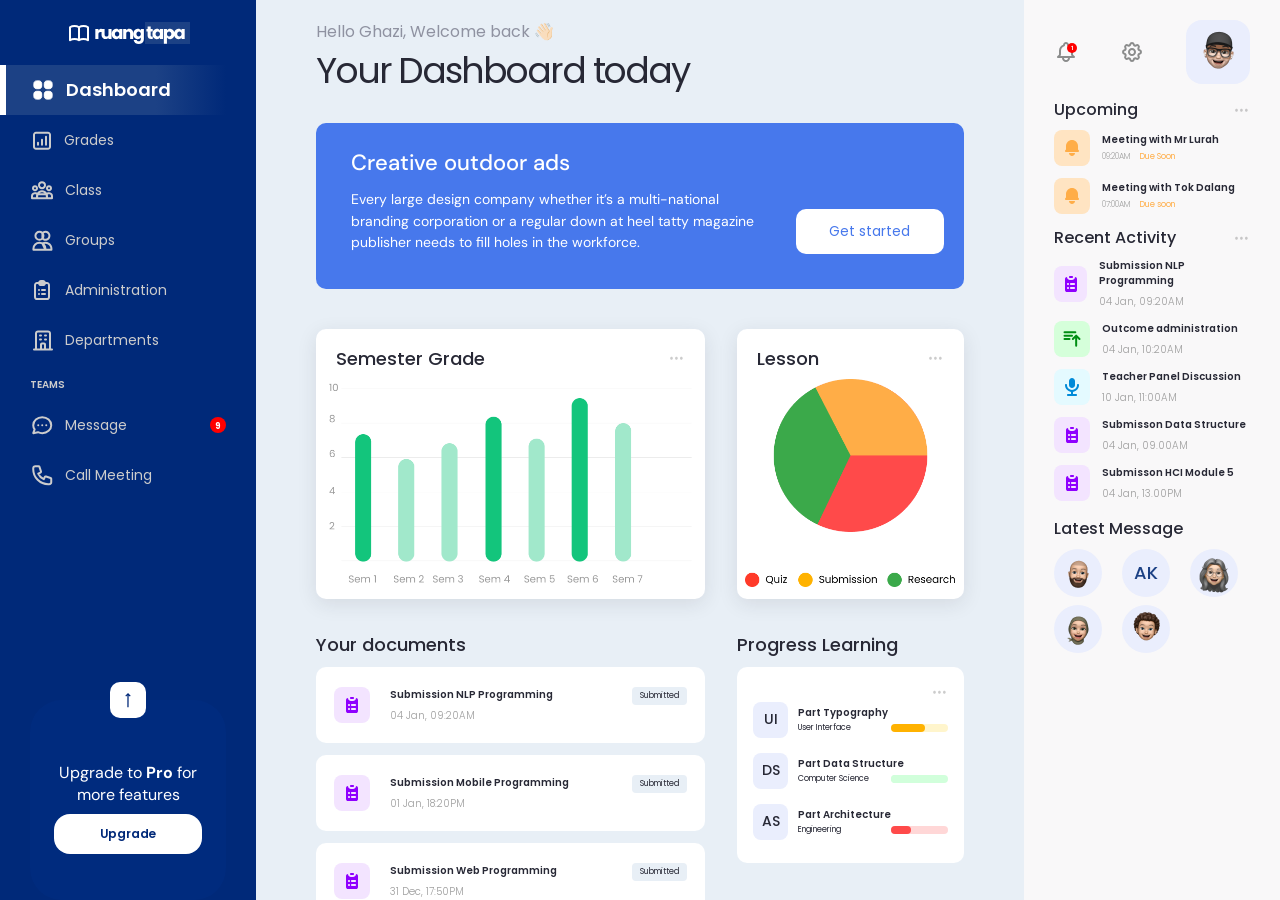
<file: dashboard.html>
<!DOCTYPE html>
<html lang="en">
  <head>
    <meta charset="UTF-8" />
    <meta http-equiv="X-UA-Compatible" content="IE=edge" />
    <meta name="viewport" content="width=device-width, initial-scale=1.0" />
    <meta name="theme-color" content="#000000" />
    <meta
      name="description"
      content="Student dashboard for an e-learning platform"
    />
    <meta property="og:title" content="E-learning Dashboard" />
    <meta
      property="og:description"
      content="Student dashboard for an e-learning platform"
    />
    <meta name="twitter:card" content="summary_large_image" />
    <meta name="twitter:creator" content="@gbsolomon1" />
    <meta name="twitter:title" content="E-learning Dashboard" />
    <meta
      name="twitter:description"
      content="Student dashboard for an e-learning platform"
    />
    <meta name="twitter:image" content="%PUBLIC_URL%/assets/og-image.jpeg" />
    <title>E-learning Dashboard</title>
    <link rel="stylesheet" href="style.css" />
  </head>
  <body>
    <!--- SIDE NAVIGATION --->
    <aside class="side-nav">
      <div>
        <div class="side-nav__app-logo-container">
          <svg
            width="123"
            height="24"
            viewBox="0 0 123 24"
            fill="none"
            xmlns="http://www.w3.org/2000/svg"
            class="side-nav__app-logo"
          >
            <rect x="78" y="1" width="45" height="22" fill="#1C4185" />
            <path
              d="M31.41 9.63C31.77 9.078 32.22 8.646 32.76 8.334C33.3 8.01 33.9 7.848 34.56 7.848V11.106H33.714C32.946 11.106 32.37 11.274 31.986 11.61C31.602 11.934 31.41 12.51 31.41 13.338V18H28.332V7.956H31.41V9.63ZM44.5492 7.956V18H41.4712V16.632C41.1592 17.076 40.7332 17.436 40.1932 17.712C39.6652 17.976 39.0772 18.108 38.4292 18.108C37.6612 18.108 36.9832 17.94 36.3952 17.604C35.8072 17.256 35.3512 16.758 35.0272 16.11C34.7032 15.462 34.5412 14.7 34.5412 13.824V7.956H37.6012V13.41C37.6012 14.082 37.7752 14.604 38.1232 14.976C38.4712 15.348 38.9392 15.534 39.5272 15.534C40.1272 15.534 40.6012 15.348 40.9492 14.976C41.2972 14.604 41.4712 14.082 41.4712 13.41V7.956H44.5492ZM44.7481 12.96C44.7481 11.928 44.9401 11.022 45.3241 10.242C45.7201 9.462 46.2541 8.862 46.9261 8.442C47.5981 8.022 48.3481 7.812 49.1761 7.812C49.8841 7.812 50.5021 7.956 51.0301 8.244C51.5701 8.532 51.9841 8.91 52.2721 9.378V7.956H55.3501V18H52.2721V16.578C51.9721 17.046 51.5521 17.424 51.0121 17.712C50.4841 18 49.8661 18.144 49.1581 18.144C48.3421 18.144 47.5981 17.934 46.9261 17.514C46.2541 17.082 45.7201 16.476 45.3241 15.696C44.9401 14.904 44.7481 13.992 44.7481 12.96ZM52.2721 12.978C52.2721 12.21 52.0561 11.604 51.6241 11.16C51.2041 10.716 50.6881 10.494 50.0761 10.494C49.4641 10.494 48.9421 10.716 48.5101 11.16C48.0901 11.592 47.8801 12.192 47.8801 12.96C47.8801 13.728 48.0901 14.34 48.5101 14.796C48.9421 15.24 49.4641 15.462 50.0761 15.462C50.6881 15.462 51.2041 15.24 51.6241 14.796C52.0561 14.352 52.2721 13.746 52.2721 12.978ZM62.2969 7.848C63.4729 7.848 64.4089 8.232 65.1049 9C65.8129 9.756 66.1669 10.8 66.1669 12.132V18H63.1069V12.546C63.1069 11.874 62.9329 11.352 62.5849 10.98C62.2369 10.608 61.7689 10.422 61.1809 10.422C60.5929 10.422 60.1249 10.608 59.7769 10.98C59.4289 11.352 59.2549 11.874 59.2549 12.546V18H56.1769V7.956H59.2549V9.288C59.5669 8.844 59.9869 8.496 60.5149 8.244C61.0429 7.98 61.6369 7.848 62.2969 7.848ZM70.7218 7.812C71.4298 7.812 72.0478 7.956 72.5758 8.244C73.1158 8.532 73.5298 8.91 73.8178 9.378V7.956H76.8958V17.982C76.8958 18.906 76.7098 19.74 76.3378 20.484C75.9778 21.24 75.4198 21.84 74.6638 22.284C73.9198 22.728 72.9898 22.95 71.8738 22.95C70.3858 22.95 69.1798 22.596 68.2558 21.888C67.3318 21.192 66.8038 20.244 66.6718 19.044H69.7138C69.8098 19.428 70.0378 19.728 70.3978 19.944C70.7578 20.172 71.2018 20.286 71.7298 20.286C72.3658 20.286 72.8698 20.1 73.2418 19.728C73.6258 19.368 73.8178 18.786 73.8178 17.982V16.56C73.5178 17.028 73.1038 17.412 72.5758 17.712C72.0478 18 71.4298 18.144 70.7218 18.144C69.8938 18.144 69.1438 17.934 68.4718 17.514C67.7998 17.082 67.2658 16.476 66.8698 15.696C66.4858 14.904 66.2938 13.992 66.2938 12.96C66.2938 11.928 66.4858 11.022 66.8698 10.242C67.2658 9.462 67.7998 8.862 68.4718 8.442C69.1438 8.022 69.8938 7.812 70.7218 7.812ZM73.8178 12.978C73.8178 12.21 73.6018 11.604 73.1698 11.16C72.7498 10.716 72.2338 10.494 71.6218 10.494C71.0098 10.494 70.4878 10.716 70.0558 11.16C69.6358 11.592 69.4258 12.192 69.4258 12.96C69.4258 13.728 69.6358 14.34 70.0558 14.796C70.4878 15.24 71.0098 15.462 71.6218 15.462C72.2338 15.462 72.7498 15.24 73.1698 14.796C73.6018 14.352 73.8178 13.746 73.8178 12.978ZM85.7351 15.39V18H84.1691C83.0531 18 82.1831 17.73 81.5591 17.19C80.9351 16.638 80.6231 15.744 80.6231 14.508V10.512H79.3991V7.956H80.6231V5.508H83.7011V7.956H85.7171V10.512H83.7011V14.544C83.7011 14.844 83.7731 15.06 83.9171 15.192C84.0611 15.324 84.3011 15.39 84.6371 15.39H85.7351ZM85.4376 12.96C85.4376 11.928 85.6296 11.022 86.0136 10.242C86.4096 9.462 86.9436 8.862 87.6156 8.442C88.2876 8.022 89.0376 7.812 89.8656 7.812C90.5736 7.812 91.1916 7.956 91.7196 8.244C92.2596 8.532 92.6736 8.91 92.9616 9.378V7.956H96.0396V18H92.9616V16.578C92.6616 17.046 92.2416 17.424 91.7016 17.712C91.1736 18 90.5556 18.144 89.8476 18.144C89.0316 18.144 88.2876 17.934 87.6156 17.514C86.9436 17.082 86.4096 16.476 86.0136 15.696C85.6296 14.904 85.4376 13.992 85.4376 12.96ZM92.9616 12.978C92.9616 12.21 92.7456 11.604 92.3136 11.16C91.8936 10.716 91.3776 10.494 90.7656 10.494C90.1536 10.494 89.6316 10.716 89.1996 11.16C88.7796 11.592 88.5696 12.192 88.5696 12.96C88.5696 13.728 88.7796 14.34 89.1996 14.796C89.6316 15.24 90.1536 15.462 90.7656 15.462C91.3776 15.462 91.8936 15.24 92.3136 14.796C92.7456 14.352 92.9616 13.746 92.9616 12.978ZM99.9444 9.378C100.244 8.91 100.658 8.532 101.186 8.244C101.714 7.956 102.332 7.812 103.04 7.812C103.868 7.812 104.618 8.022 105.29 8.442C105.962 8.862 106.49 9.462 106.874 10.242C107.27 11.022 107.468 11.928 107.468 12.96C107.468 13.992 107.27 14.904 106.874 15.696C106.49 16.476 105.962 17.082 105.29 17.514C104.618 17.934 103.868 18.144 103.04 18.144C102.344 18.144 101.726 18 101.186 17.712C100.658 17.424 100.244 17.052 99.9444 16.596V22.788H96.8664V7.956H99.9444V9.378ZM104.336 12.96C104.336 12.192 104.12 11.592 103.688 11.16C103.268 10.716 102.746 10.494 102.122 10.494C101.51 10.494 100.988 10.716 100.556 11.16C100.136 11.604 99.9264 12.21 99.9264 12.978C99.9264 13.746 100.136 14.352 100.556 14.796C100.988 15.24 101.51 15.462 102.122 15.462C102.734 15.462 103.256 15.24 103.688 14.796C104.12 14.34 104.336 13.728 104.336 12.96ZM107.071 12.96C107.071 11.928 107.263 11.022 107.647 10.242C108.043 9.462 108.577 8.862 109.249 8.442C109.921 8.022 110.671 7.812 111.499 7.812C112.207 7.812 112.825 7.956 113.353 8.244C113.893 8.532 114.307 8.91 114.595 9.378V7.956H117.673V18H114.595V16.578C114.295 17.046 113.875 17.424 113.335 17.712C112.807 18 112.189 18.144 111.481 18.144C110.665 18.144 109.921 17.934 109.249 17.514C108.577 17.082 108.043 16.476 107.647 15.696C107.263 14.904 107.071 13.992 107.071 12.96ZM114.595 12.978C114.595 12.21 114.379 11.604 113.947 11.16C113.527 10.716 113.011 10.494 112.399 10.494C111.787 10.494 111.265 10.716 110.833 11.16C110.413 11.592 110.203 12.192 110.203 12.96C110.203 13.728 110.413 14.34 110.833 14.796C111.265 15.24 111.787 15.462 112.399 15.462C113.011 15.462 113.527 15.24 113.947 14.796C114.379 14.352 114.595 13.746 114.595 12.978Z"
              fill="white"
            />
            <path
              d="M12 6.253C13.168 5.477 14.754 5 16.5 5C18.247 5 19.832 5.477 21 6.253V19.253C19.832 18.477 18.247 18 16.5 18C14.754 18 13.168 18.477 12 19.253M12 6.253V19.253V6.253ZM12 6.253C10.832 5.477 9.246 5 7.5 5C5.754 5 4.168 5.477 3 6.253V19.253C4.168 18.477 5.754 18 7.5 18C9.246 18 10.832 18.477 12 19.253V6.253Z"
              stroke="white"
              stroke-width="2"
              stroke-linecap="round"
              stroke-linejoin="round"
            />
          </svg>
        </div>
        <ul class="side-nav__links-list">
          <li class="side-nav__link side-nav__link--active">
            <a href="#" class="side-nav__link-anchor">
              <span class="side-nav__link-anchor__details">
                <svg
                  width="26"
                  height="26"
                  viewBox="0 0 26 26"
                  fill="none"
                  xmlns="http://www.w3.org/2000/svg"
                  class="side-nav__link-icon"
                >
                  <path
                    d="M6.50002 3.89999C5.81046 3.89999 5.14914 4.17392 4.66155 4.66152C4.17395 5.14911 3.90002 5.81043 3.90002 6.49999V9.09999C3.90002 9.78956 4.17395 10.4509 4.66155 10.9385C5.14914 11.4261 5.81046 11.7 6.50002 11.7H9.10002C9.78959 11.7 10.4509 11.4261 10.9385 10.9385C11.4261 10.4509 11.7 9.78956 11.7 9.09999V6.49999C11.7 5.81043 11.4261 5.14911 10.9385 4.66152C10.4509 4.17392 9.78959 3.89999 9.10002 3.89999H6.50002ZM6.50002 14.3C5.81046 14.3 5.14914 14.5739 4.66155 15.0615C4.17395 15.5491 3.90002 16.2104 3.90002 16.9V19.5C3.90002 20.1896 4.17395 20.8509 4.66155 21.3385C5.14914 21.8261 5.81046 22.1 6.50002 22.1H9.10002C9.78959 22.1 10.4509 21.8261 10.9385 21.3385C11.4261 20.8509 11.7 20.1896 11.7 19.5V16.9C11.7 16.2104 11.4261 15.5491 10.9385 15.0615C10.4509 14.5739 9.78959 14.3 9.10002 14.3H6.50002ZM14.3 6.49999C14.3 5.81043 14.574 5.14911 15.0615 4.66152C15.5491 4.17392 16.2105 3.89999 16.9 3.89999H19.5C20.1896 3.89999 20.8509 4.17392 21.3385 4.66152C21.8261 5.14911 22.1 5.81043 22.1 6.49999V9.09999C22.1 9.78956 21.8261 10.4509 21.3385 10.9385C20.8509 11.4261 20.1896 11.7 19.5 11.7H16.9C16.2105 11.7 15.5491 11.4261 15.0615 10.9385C14.574 10.4509 14.3 9.78956 14.3 9.09999V6.49999ZM14.3 16.9C14.3 16.2104 14.574 15.5491 15.0615 15.0615C15.5491 14.5739 16.2105 14.3 16.9 14.3H19.5C20.1896 14.3 20.8509 14.5739 21.3385 15.0615C21.8261 15.5491 22.1 16.2104 22.1 16.9V19.5C22.1 20.1896 21.8261 20.8509 21.3385 21.3385C20.8509 21.8261 20.1896 22.1 19.5 22.1H16.9C16.2105 22.1 15.5491 21.8261 15.0615 21.3385C14.574 20.8509 14.3 20.1896 14.3 19.5V16.9Z"
                    fill="white"
                  />
                </svg>
                <span class="side-nav__link-title">Dashboard</span></span
              ></a
            >
          </li>
          <li class="side-nav__link">
            <a href="#" class="side-nav__link-anchor">
              <span class="side-nav__link-anchor__details">
                <svg
                  width="24"
                  height="25"
                  viewBox="0 0 24 25"
                  fill="none"
                  xmlns="http://www.w3.org/2000/svg"
                  class="side-nav__link-icon"
                >
                  <path
                    d="M16 8.74841V16.7484V8.74841ZM12 11.7484V16.7484V11.7484ZM8 14.7484V16.7484V14.7484ZM6 20.7484H18C18.5304 20.7484 19.0391 20.5377 19.4142 20.1626C19.7893 19.7876 20 19.2788 20 18.7484V6.74841C20 6.21798 19.7893 5.70927 19.4142 5.3342C19.0391 4.95913 18.5304 4.74841 18 4.74841H6C5.46957 4.74841 4.96086 4.95913 4.58579 5.3342C4.21071 5.70927 4 6.21798 4 6.74841V18.7484C4 19.2788 4.21071 19.7876 4.58579 20.1626C4.96086 20.5377 5.46957 20.7484 6 20.7484Z"
                    stroke="#CCCCCC"
                    stroke-width="2"
                    stroke-linecap="round"
                    stroke-linejoin="round"
                  />
                </svg>
                <span class="side-nav__link-title">Grades</span></span
              ></a
            >
          </li>
          <li class="side-nav__link">
            <a href="#" class="side-nav__link-anchor">
              <span class="side-nav__link-anchor__details">
                <svg
                  width="25"
                  height="24"
                  viewBox="0 0 25 24"
                  fill="none"
                  xmlns="http://www.w3.org/2000/svg"
                  class="side-nav__link-icon"
                >
                  <path
                    d="M17 20.1922H22V18.1922C22 17.5688 21.8057 16.9608 21.4441 16.4529C21.0826 15.9449 20.5718 15.5622 19.9827 15.358C19.3937 15.1538 18.7556 15.1381 18.1573 15.3133C17.5589 15.4884 17.03 15.8456 16.644 16.3352L17 20.1922ZM17 20.1922H7H17ZM17 20.1922V18.1922C17 17.5362 16.874 16.9092 16.644 16.3352L17 20.1922ZM7 20.1922H2V18.1922C2.00005 17.5688 2.19434 16.9608 2.55586 16.4529C2.91739 15.9449 3.42819 15.5622 4.01725 15.358C4.60632 15.1538 5.24438 15.1381 5.84274 15.3133C6.4411 15.4884 6.97003 15.8456 7.356 16.3352L7 20.1922ZM7 20.1922V18.1922C7 17.5362 7.126 16.9092 7.356 16.3352L7 20.1922ZM7.356 16.3352C7.72736 15.4072 8.36825 14.6117 9.196 14.0514C10.0238 13.491 11.0004 13.1915 12 13.1915C12.9996 13.1915 13.9762 13.491 14.804 14.0514C15.6318 14.6117 16.2726 15.4072 16.644 16.3352H7.356ZM15 7.19225C15 7.98789 14.6839 8.75096 14.1213 9.31357C13.5587 9.87618 12.7956 10.1922 12 10.1922C11.2044 10.1922 10.4413 9.87618 9.87868 9.31357C9.31607 8.75096 9 7.98789 9 7.19225C9 6.3966 9.31607 5.63353 9.87868 5.07093C10.4413 4.50832 11.2044 4.19225 12 4.19225C12.7956 4.19225 13.5587 4.50832 14.1213 5.07093C14.6839 5.63353 15 6.3966 15 7.19225V7.19225ZM21 10.1922C21 10.7227 20.7893 11.2314 20.4142 11.6065C20.0391 11.9815 19.5304 12.1922 19 12.1922C18.4696 12.1922 17.9609 11.9815 17.5858 11.6065C17.2107 11.2314 17 10.7227 17 10.1922C17 9.66181 17.2107 9.15311 17.5858 8.77803C17.9609 8.40296 18.4696 8.19225 19 8.19225C19.5304 8.19225 20.0391 8.40296 20.4142 8.77803C20.7893 9.15311 21 9.66181 21 10.1922ZM7 10.1922C7 10.7227 6.78929 11.2314 6.41421 11.6065C6.03914 11.9815 5.53043 12.1922 5 12.1922C4.46957 12.1922 3.96086 11.9815 3.58579 11.6065C3.21071 11.2314 3 10.7227 3 10.1922C3 9.66181 3.21071 9.15311 3.58579 8.77803C3.96086 8.40296 4.46957 8.19225 5 8.19225C5.53043 8.19225 6.03914 8.40296 6.41421 8.77803C6.78929 9.15311 7 9.66181 7 10.1922Z"
                    stroke="#CCCCCC"
                    stroke-width="2"
                    stroke-linecap="round"
                    stroke-linejoin="round"
                  />
                </svg>
                <span class="side-nav__link-title">Class</span></span
              ></a
            >
          </li>
          <li class="side-nav__link">
            <a href="#" class="side-nav__link-anchor">
              <span class="side-nav__link-anchor__details">
                <svg
                  width="25"
                  height="25"
                  viewBox="0 0 25 25"
                  fill="none"
                  xmlns="http://www.w3.org/2000/svg"
                  class="side-nav__link-icon"
                >
                  <path
                    d="M12.4307 5.1448C12.9682 4.5355 13.6784 4.10431 14.4669 3.9086C15.2555 3.71288 16.0849 3.76193 16.8449 4.0492C17.6048 4.33648 18.2593 4.84837 18.7212 5.51676C19.1831 6.18515 19.4305 6.97835 19.4305 7.7908C19.4305 8.60326 19.1831 9.39646 18.7212 10.0648C18.2593 10.7332 17.6048 11.2451 16.8449 11.5324C16.0849 11.8197 15.2555 11.8687 14.4669 11.673C13.6784 11.4773 12.9682 11.0461 12.4307 10.4368V5.1448ZM15.4307 21.7908H3.43073V20.7908C3.43073 19.1995 4.06287 17.6734 5.18808 16.5482C6.3133 15.4229 7.83943 14.7908 9.43073 14.7908C11.022 14.7908 12.5481 15.4229 13.6734 16.5482C14.7986 17.6734 15.4307 19.1995 15.4307 20.7908V21.7908ZM15.4307 21.7908H21.4307V20.7908C21.4309 19.7375 21.1537 18.7027 20.6272 17.7905C20.1006 16.8783 19.3432 16.1207 18.4311 15.594C17.519 15.0673 16.4842 14.79 15.4309 14.79C14.3776 14.7899 13.3429 15.0672 12.4307 15.5938L15.4307 21.7908ZM13.4307 7.7908C13.4307 8.85167 13.0093 9.86908 12.2592 10.6192C11.509 11.3694 10.4916 11.7908 9.43073 11.7908C8.36986 11.7908 7.35244 11.3694 6.6023 10.6192C5.85215 9.86908 5.43073 8.85167 5.43073 7.7908C5.43073 6.72994 5.85215 5.71252 6.6023 4.96238C7.35244 4.21223 8.36986 3.7908 9.43073 3.7908C10.4916 3.7908 11.509 4.21223 12.2592 4.96238C13.0093 5.71252 13.4307 6.72994 13.4307 7.7908V7.7908Z"
                    stroke="#CCCCCC"
                    stroke-width="2"
                    stroke-linecap="round"
                    stroke-linejoin="round"
                  />
                </svg>
                <span class="side-nav__link-title">Groups</span></span
              ></a
            >
          </li>
          <li class="side-nav__link">
            <a href="#" class="side-nav__link-anchor">
              <span class="side-nav__link-anchor__details">
                <svg
                  width="25"
                  height="24"
                  viewBox="0 0 25 24"
                  fill="none"
                  xmlns="http://www.w3.org/2000/svg"
                  class="side-nav__link-icon"
                >
                  <path
                    d="M9 16.0561H9.01M9 5.05611H7C6.46957 5.05611 5.96086 5.26682 5.58579 5.64189C5.21071 6.01697 5 6.52567 5 7.05611V19.0561C5 19.5865 5.21071 20.0952 5.58579 20.4703C5.96086 20.8454 6.46957 21.0561 7 21.0561H17C17.5304 21.0561 18.0391 20.8454 18.4142 20.4703C18.7893 20.0952 19 19.5865 19 19.0561V7.05611C19 6.52567 18.7893 6.01697 18.4142 5.64189C18.0391 5.26682 17.5304 5.05611 17 5.05611H15H9ZM9 5.05611C9 5.58654 9.21071 6.09525 9.58579 6.47032C9.96086 6.84539 10.4696 7.05611 11 7.05611H13C13.5304 7.05611 14.0391 6.84539 14.4142 6.47032C14.7893 6.09525 15 5.58654 15 5.05611H9ZM9 5.05611C9 4.52567 9.21071 4.01697 9.58579 3.64189C9.96086 3.26682 10.4696 3.05611 11 3.05611H13C13.5304 3.05611 14.0391 3.26682 14.4142 3.64189C14.7893 4.01697 15 4.52567 15 5.05611H9ZM12 12.0561H15H12ZM12 16.0561H15H12ZM9 12.0561H9.01H9Z"
                    stroke="#CCCCCC"
                    stroke-width="2"
                    stroke-linecap="round"
                    stroke-linejoin="round"
                  />
                </svg>
                <span class="side-nav__link-title">Administration</span></span
              ></a
            >
          </li>
          <li class="side-nav__link">
            <a href="#" class="side-nav__link-anchor">
              <span class="side-nav__link-anchor__details">
                <svg
                  width="25"
                  height="24"
                  viewBox="0 0 25 24"
                  fill="none"
                  xmlns="http://www.w3.org/2000/svg"
                  class="side-nav__link-icon"
                >
                  <path
                    d="M11 21.4808H15M20 21.4808V5.48077C20 4.95034 19.7893 4.44163 19.4142 4.06656C19.0391 3.69149 18.5304 3.48077 18 3.48077H8C7.46957 3.48077 6.96086 3.69149 6.58579 4.06656C6.21071 4.44163 6 4.95034 6 5.48077V21.4808H20ZM20 21.4808H22H20ZM20 21.4808H15H20ZM6 21.4808H4H6ZM6 21.4808H11H6ZM10 7.48077H11H10ZM10 11.4808H11H10ZM15 7.48077H16H15ZM15 11.4808H16H15ZM11 21.4808V16.4808C11 16.2156 11.1054 15.9612 11.2929 15.7737C11.4804 15.5861 11.7348 15.4808 12 15.4808H14C14.2652 15.4808 14.5196 15.5861 14.7071 15.7737C14.8946 15.9612 15 16.2156 15 16.4808V21.4808H11Z"
                    stroke="#CCCCCC"
                    stroke-width="2"
                    stroke-linecap="round"
                    stroke-linejoin="round"
                  />
                </svg>
                <span class="side-nav__link-title">Departments</span>
              </span>
            </a>
          </li>
        </ul>
        <p class="side-nav__section-header">TEAMS</p>
        <ul class="side-nav__links-list">
          <li class="side-nav__link">
            <a href="#" class="side-nav__link-anchor">
              <span class="side-nav__link-anchor__details">
                <svg
                  width="25"
                  height="25"
                  viewBox="0 0 25 25"
                  fill="none"
                  xmlns="http://www.w3.org/2000/svg"
                  class="side-nav__link-icon"
                >
                  <path
                    d="M8.242 12.1647H8.252H8.242ZM12.242 12.1647H12.252H12.242ZM16.242 12.1647H16.252H16.242ZM21.242 12.1647C21.242 16.5827 17.212 20.1647 12.242 20.1647C10.7706 20.1698 9.3168 19.8455 7.987 19.2157L3.242 20.1647L4.637 16.4447C3.754 15.2067 3.242 13.7387 3.242 12.1647C3.242 7.74675 7.272 4.16475 12.242 4.16475C17.212 4.16475 21.242 7.74675 21.242 12.1647Z"
                    stroke="#CCCCCC"
                    stroke-width="2"
                    stroke-linecap="round"
                    stroke-linejoin="round"
                  />
                </svg>
                <span class="side-nav__link-title">Message</span>
              </span>
              <div class="side-nav__notification-bubble">
                <span class="side-nav__notification-text">9</span>
              </div>
            </a>
          </li>
          <li class="side-nav__link">
            <a href="#" class="side-nav__link-anchor">
              <span class="side-nav__link-anchor__details">
                <svg
                  width="25"
                  height="25"
                  viewBox="0 0 25 25"
                  fill="none"
                  xmlns="http://www.w3.org/2000/svg"
                  class="side-nav__link-icon"
                >
                  <path
                    d="M3.242 5.16475C3.242 4.63432 3.45272 4.12561 3.82779 3.75054C4.20286 3.37546 4.71157 3.16475 5.242 3.16475H8.522C8.7318 3.16491 8.93623 3.23105 9.10636 3.3538C9.27649 3.47655 9.40371 3.64971 9.47 3.84875L10.968 8.34175C11.0439 8.57009 11.0349 8.81814 10.9427 9.04039C10.8505 9.26265 10.6813 9.4442 10.466 9.55175L8.209 10.6817C9.31532 13.1303 11.2765 15.0914 13.725 16.1978L14.855 13.9407C14.9626 13.7255 15.1441 13.5562 15.3664 13.464C15.5886 13.3718 15.8367 13.3628 16.065 13.4387L20.558 14.9367C20.7572 15.0031 20.9305 15.1305 21.0532 15.3008C21.176 15.4711 21.2421 15.6758 21.242 15.8857V19.1647C21.242 19.6952 21.0313 20.2039 20.6562 20.579C20.2811 20.954 19.7724 21.1647 19.242 21.1647H18.242C9.958 21.1647 3.242 14.4487 3.242 6.16475V5.16475Z"
                    stroke="#CCCCCC"
                    stroke-width="2"
                    stroke-linecap="round"
                    stroke-linejoin="round"
                  />
                </svg>
                <span class="side-nav__link-title">Call Meeting</span></span
              ></a
            >
          </li>
        </ul>
      </div>
      <div class="side-nav__upgrade">
        <div class="side-nav__upgrade__icon-container">
          <svg
            width="24"
            height="25"
            viewBox="0 0 24 25"
            fill="none"
            xmlns="http://www.w3.org/2000/svg"
            class="side-nav__upgrade__icon"
          >
            <path
              fill-rule="evenodd"
              clip-rule="evenodd"
              d="M12.0319 1.37939L7.75732 5.66609L9.16082 7.11673L11.0195 5.25278L10.9642 23.7366L12.9642 23.7427L13.0194 5.30174L14.8175 7.1603L16.2423 5.73139L12.0319 1.37939Z"
              fill="#002979"
            />
          </svg>
        </div>
        <div class="side-nav__upgrade__content">
          <p class="side-nav__upgrade__cta">
            Upgrade to <b>Pro</b> for more features
          </p>
          <button class="side-nav__upgrade__button">Upgrade</button>
        </div>
      </div>
    </aside>

    <!--- MAIN CONTENT --->
    <main class="main-content">
      <section class="main-content__header">
        <p class="main-content__header__intro">Hello Ghazi, Welcome back 👋🏻</p>
        <h1 class="main-content__header__title">Your Dashboard today</h1>
      </section>

      <section class="main-content__banner">
        <h2 class="main-content__banner__title">Creative outdoor ads</h2>
        <div class="main-content__banner__content">
          <p class="main-content__banner__text">
            Every large design company whether it’s a multi-national branding
            corporation or a regular down at heel tatty magazine publisher needs
            to fill holes in the workforce.
          </p>
          <button class="main-content__banner__button">Get started</button>
        </div>
      </section>

      <section class="main-content__charts-list">
        <div class="main-content__chart">
          <div class="main-content__chart__header">
            <h2 class="main-content__section-header">Semester Grade</h2>
            <button class="icon-button">
              <svg
                width="17"
                height="19"
                viewBox="0 0 17 19"
                fill="none"
                xmlns="http://www.w3.org/2000/svg"
                class="main-content__chart__more-icon"
              >
                <g opacity="0.2">
                  <path
                    fill-rule="evenodd"
                    clip-rule="evenodd"
                    d="M2.10736 9.26667C2.10736 8.41413 2.73676 7.72222 3.51227 7.72222C4.28778 7.72222 4.91717 8.41413 4.91717 9.26667C4.91717 10.1192 4.28778 10.8111 3.51227 10.8111C2.73676 10.8111 2.10736 10.1192 2.10736 9.26667ZM8.42944 7.72222C7.65393 7.72222 7.02454 8.41413 7.02454 9.26667C7.02454 10.1192 7.65393 10.8111 8.42944 10.8111C9.20495 10.8111 9.83435 10.1192 9.83435 9.26667C9.83435 8.41413 9.20495 7.72222 8.42944 7.72222ZM13.3466 7.72222C12.5711 7.72222 11.9417 8.41413 11.9417 9.26667C11.9417 10.1192 12.5711 10.8111 13.3466 10.8111C14.1221 10.8111 14.7515 10.1192 14.7515 9.26667C14.7515 8.41413 14.1221 7.72222 13.3466 7.72222Z"
                    fill="black"
                  />
                </g>
              </svg>
            </button>
          </div>
          <img
            src="assets/bar-chart.png"
            alt="Bar chart showing the semester grades"
            class="main-content__chart__image"
          />
        </div>
        <div class="main-content__chart">
          <div class="main-content__chart__header">
            <h2 class="main-content__section-header">Lesson</h2>
            <button class="icon-button">
              <svg
                width="17"
                height="19"
                viewBox="0 0 17 19"
                fill="none"
                xmlns="http://www.w3.org/2000/svg"
                class="main-content__chart__more-icon"
              >
                <g opacity="0.2">
                  <path
                    fill-rule="evenodd"
                    clip-rule="evenodd"
                    d="M2.10736 9.26667C2.10736 8.41413 2.73676 7.72222 3.51227 7.72222C4.28778 7.72222 4.91717 8.41413 4.91717 9.26667C4.91717 10.1192 4.28778 10.8111 3.51227 10.8111C2.73676 10.8111 2.10736 10.1192 2.10736 9.26667ZM8.42944 7.72222C7.65393 7.72222 7.02454 8.41413 7.02454 9.26667C7.02454 10.1192 7.65393 10.8111 8.42944 10.8111C9.20495 10.8111 9.83435 10.1192 9.83435 9.26667C9.83435 8.41413 9.20495 7.72222 8.42944 7.72222ZM13.3466 7.72222C12.5711 7.72222 11.9417 8.41413 11.9417 9.26667C11.9417 10.1192 12.5711 10.8111 13.3466 10.8111C14.1221 10.8111 14.7515 10.1192 14.7515 9.26667C14.7515 8.41413 14.1221 7.72222 13.3466 7.72222Z"
                    fill="black"
                  />
                </g>
              </svg>
            </button>
          </div>
          <img
            src="assets/pie-chart.png"
            alt="Pie chart showing the lesson plans"
            class="main-content__chart__image"
          />
        </div>
      </section>

      <section class="main-content__sections-list">
        <div class="main-content__documents-section">
          <h2 class="main-content__section-header">Your documents</h2>
          <ul class="main-content__documents-list">
            <li class="main-content__document">
              <div class="main-content__document-container">
                <div class="document__icon-container">
                  <svg
                    width="20"
                    height="20"
                    viewBox="0 0 20 20"
                    fill="none"
                    xmlns="http://www.w3.org/2000/svg"
                  >
                    <path
                      d="M9 2C8.73478 2 8.48043 2.10536 8.29289 2.29289C8.10536 2.48043 8 2.73478 8 3C8 3.26522 8.10536 3.51957 8.29289 3.70711C8.48043 3.89464 8.73478 4 9 4H11C11.2652 4 11.5196 3.89464 11.7071 3.70711C11.8946 3.51957 12 3.26522 12 3C12 2.73478 11.8946 2.48043 11.7071 2.29289C11.5196 2.10536 11.2652 2 11 2H9Z"
                      fill="#8F00FF"
                    />
                    <path
                      fill-rule="evenodd"
                      clip-rule="evenodd"
                      d="M4 5C4 4.46957 4.21071 3.96086 4.58579 3.58579C4.96086 3.21071 5.46957 3 6 3C6 3.79565 6.31607 4.55871 6.87868 5.12132C7.44129 5.68393 8.20435 6 9 6H11C11.7956 6 12.5587 5.68393 13.1213 5.12132C13.6839 4.55871 14 3.79565 14 3C14.5304 3 15.0391 3.21071 15.4142 3.58579C15.7893 3.96086 16 4.46957 16 5V16C16 16.5304 15.7893 17.0391 15.4142 17.4142C15.0391 17.7893 14.5304 18 14 18H6C5.46957 18 4.96086 17.7893 4.58579 17.4142C4.21071 17.0391 4 16.5304 4 16V5ZM7 9C6.73478 9 6.48043 9.10536 6.29289 9.29289C6.10536 9.48043 6 9.73478 6 10C6 10.2652 6.10536 10.5196 6.29289 10.7071C6.48043 10.8946 6.73478 11 7 11H7.01C7.27522 11 7.52957 10.8946 7.71711 10.7071C7.90464 10.5196 8.01 10.2652 8.01 10C8.01 9.73478 7.90464 9.48043 7.71711 9.29289C7.52957 9.10536 7.27522 9 7.01 9H7ZM10 9C9.73478 9 9.48043 9.10536 9.29289 9.29289C9.10536 9.48043 9 9.73478 9 10C9 10.2652 9.10536 10.5196 9.29289 10.7071C9.48043 10.8946 9.73478 11 10 11H13C13.2652 11 13.5196 10.8946 13.7071 10.7071C13.8946 10.5196 14 10.2652 14 10C14 9.73478 13.8946 9.48043 13.7071 9.29289C13.5196 9.10536 13.2652 9 13 9H10ZM7 13C6.73478 13 6.48043 13.1054 6.29289 13.2929C6.10536 13.4804 6 13.7348 6 14C6 14.2652 6.10536 14.5196 6.29289 14.7071C6.48043 14.8946 6.73478 15 7 15H7.01C7.27522 15 7.52957 14.8946 7.71711 14.7071C7.90464 14.5196 8.01 14.2652 8.01 14C8.01 13.7348 7.90464 13.4804 7.71711 13.2929C7.52957 13.1054 7.27522 13 7.01 13H7ZM10 13C9.73478 13 9.48043 13.1054 9.29289 13.2929C9.10536 13.4804 9 13.7348 9 14C9 14.2652 9.10536 14.5196 9.29289 14.7071C9.48043 14.8946 9.73478 15 10 15H13C13.2652 15 13.5196 14.8946 13.7071 14.7071C13.8946 14.5196 14 14.2652 14 14C14 13.7348 13.8946 13.4804 13.7071 13.2929C13.5196 13.1054 13.2652 13 13 13H10Z"
                      fill="#8F00FF"
                    />
                  </svg>
                </div>
                <div class="document-details">
                  <h3 class="section-item-header">
                    Submission NLP Programming
                  </h3>
                  <p class="document-date">04 Jan, 09:20AM</p>
                </div>
              </div>
              <p class="main-content__document-tag">Submitted</p>
            </li>
            <li class="main-content__document">
              <div class="main-content__document-container">
                <div class="document__icon-container">
                  <svg
                    width="20"
                    height="20"
                    viewBox="0 0 20 20"
                    fill="none"
                    xmlns="http://www.w3.org/2000/svg"
                  >
                    <path
                      d="M9 2C8.73478 2 8.48043 2.10536 8.29289 2.29289C8.10536 2.48043 8 2.73478 8 3C8 3.26522 8.10536 3.51957 8.29289 3.70711C8.48043 3.89464 8.73478 4 9 4H11C11.2652 4 11.5196 3.89464 11.7071 3.70711C11.8946 3.51957 12 3.26522 12 3C12 2.73478 11.8946 2.48043 11.7071 2.29289C11.5196 2.10536 11.2652 2 11 2H9Z"
                      fill="#8F00FF"
                    />
                    <path
                      fill-rule="evenodd"
                      clip-rule="evenodd"
                      d="M4 5C4 4.46957 4.21071 3.96086 4.58579 3.58579C4.96086 3.21071 5.46957 3 6 3C6 3.79565 6.31607 4.55871 6.87868 5.12132C7.44129 5.68393 8.20435 6 9 6H11C11.7956 6 12.5587 5.68393 13.1213 5.12132C13.6839 4.55871 14 3.79565 14 3C14.5304 3 15.0391 3.21071 15.4142 3.58579C15.7893 3.96086 16 4.46957 16 5V16C16 16.5304 15.7893 17.0391 15.4142 17.4142C15.0391 17.7893 14.5304 18 14 18H6C5.46957 18 4.96086 17.7893 4.58579 17.4142C4.21071 17.0391 4 16.5304 4 16V5ZM7 9C6.73478 9 6.48043 9.10536 6.29289 9.29289C6.10536 9.48043 6 9.73478 6 10C6 10.2652 6.10536 10.5196 6.29289 10.7071C6.48043 10.8946 6.73478 11 7 11H7.01C7.27522 11 7.52957 10.8946 7.71711 10.7071C7.90464 10.5196 8.01 10.2652 8.01 10C8.01 9.73478 7.90464 9.48043 7.71711 9.29289C7.52957 9.10536 7.27522 9 7.01 9H7ZM10 9C9.73478 9 9.48043 9.10536 9.29289 9.29289C9.10536 9.48043 9 9.73478 9 10C9 10.2652 9.10536 10.5196 9.29289 10.7071C9.48043 10.8946 9.73478 11 10 11H13C13.2652 11 13.5196 10.8946 13.7071 10.7071C13.8946 10.5196 14 10.2652 14 10C14 9.73478 13.8946 9.48043 13.7071 9.29289C13.5196 9.10536 13.2652 9 13 9H10ZM7 13C6.73478 13 6.48043 13.1054 6.29289 13.2929C6.10536 13.4804 6 13.7348 6 14C6 14.2652 6.10536 14.5196 6.29289 14.7071C6.48043 14.8946 6.73478 15 7 15H7.01C7.27522 15 7.52957 14.8946 7.71711 14.7071C7.90464 14.5196 8.01 14.2652 8.01 14C8.01 13.7348 7.90464 13.4804 7.71711 13.2929C7.52957 13.1054 7.27522 13 7.01 13H7ZM10 13C9.73478 13 9.48043 13.1054 9.29289 13.2929C9.10536 13.4804 9 13.7348 9 14C9 14.2652 9.10536 14.5196 9.29289 14.7071C9.48043 14.8946 9.73478 15 10 15H13C13.2652 15 13.5196 14.8946 13.7071 14.7071C13.8946 14.5196 14 14.2652 14 14C14 13.7348 13.8946 13.4804 13.7071 13.2929C13.5196 13.1054 13.2652 13 13 13H10Z"
                      fill="#8F00FF"
                    />
                  </svg>
                </div>
                <div class="document-details">
                  <h3 class="section-item-header">
                    Submission Mobile Programming
                  </h3>
                  <p class="document-date">01 Jan, 18:20PM</p>
                </div>
              </div>
              <p class="main-content__document-tag">Submitted</p>
            </li>
            <li class="main-content__document">
              <div class="main-content__document-container">
                <div class="document__icon-container">
                  <svg
                    width="20"
                    height="20"
                    viewBox="0 0 20 20"
                    fill="none"
                    xmlns="http://www.w3.org/2000/svg"
                  >
                    <path
                      d="M9 2C8.73478 2 8.48043 2.10536 8.29289 2.29289C8.10536 2.48043 8 2.73478 8 3C8 3.26522 8.10536 3.51957 8.29289 3.70711C8.48043 3.89464 8.73478 4 9 4H11C11.2652 4 11.5196 3.89464 11.7071 3.70711C11.8946 3.51957 12 3.26522 12 3C12 2.73478 11.8946 2.48043 11.7071 2.29289C11.5196 2.10536 11.2652 2 11 2H9Z"
                      fill="#8F00FF"
                    />
                    <path
                      fill-rule="evenodd"
                      clip-rule="evenodd"
                      d="M4 5C4 4.46957 4.21071 3.96086 4.58579 3.58579C4.96086 3.21071 5.46957 3 6 3C6 3.79565 6.31607 4.55871 6.87868 5.12132C7.44129 5.68393 8.20435 6 9 6H11C11.7956 6 12.5587 5.68393 13.1213 5.12132C13.6839 4.55871 14 3.79565 14 3C14.5304 3 15.0391 3.21071 15.4142 3.58579C15.7893 3.96086 16 4.46957 16 5V16C16 16.5304 15.7893 17.0391 15.4142 17.4142C15.0391 17.7893 14.5304 18 14 18H6C5.46957 18 4.96086 17.7893 4.58579 17.4142C4.21071 17.0391 4 16.5304 4 16V5ZM7 9C6.73478 9 6.48043 9.10536 6.29289 9.29289C6.10536 9.48043 6 9.73478 6 10C6 10.2652 6.10536 10.5196 6.29289 10.7071C6.48043 10.8946 6.73478 11 7 11H7.01C7.27522 11 7.52957 10.8946 7.71711 10.7071C7.90464 10.5196 8.01 10.2652 8.01 10C8.01 9.73478 7.90464 9.48043 7.71711 9.29289C7.52957 9.10536 7.27522 9 7.01 9H7ZM10 9C9.73478 9 9.48043 9.10536 9.29289 9.29289C9.10536 9.48043 9 9.73478 9 10C9 10.2652 9.10536 10.5196 9.29289 10.7071C9.48043 10.8946 9.73478 11 10 11H13C13.2652 11 13.5196 10.8946 13.7071 10.7071C13.8946 10.5196 14 10.2652 14 10C14 9.73478 13.8946 9.48043 13.7071 9.29289C13.5196 9.10536 13.2652 9 13 9H10ZM7 13C6.73478 13 6.48043 13.1054 6.29289 13.2929C6.10536 13.4804 6 13.7348 6 14C6 14.2652 6.10536 14.5196 6.29289 14.7071C6.48043 14.8946 6.73478 15 7 15H7.01C7.27522 15 7.52957 14.8946 7.71711 14.7071C7.90464 14.5196 8.01 14.2652 8.01 14C8.01 13.7348 7.90464 13.4804 7.71711 13.2929C7.52957 13.1054 7.27522 13 7.01 13H7ZM10 13C9.73478 13 9.48043 13.1054 9.29289 13.2929C9.10536 13.4804 9 13.7348 9 14C9 14.2652 9.10536 14.5196 9.29289 14.7071C9.48043 14.8946 9.73478 15 10 15H13C13.2652 15 13.5196 14.8946 13.7071 14.7071C13.8946 14.5196 14 14.2652 14 14C14 13.7348 13.8946 13.4804 13.7071 13.2929C13.5196 13.1054 13.2652 13 13 13H10Z"
                      fill="#8F00FF"
                    />
                  </svg>
                </div>
                <div class="document-details">
                  <h3 class="section-item-header">
                    Submission Web Programming
                  </h3>
                  <p class="document-date">31 Dec, 17:50PM</p>
                </div>
              </div>
              <p class="main-content__document-tag">Submitted</p>
            </li>
          </ul>
        </div>

        <div class="main-content__progress-section">
          <h2 class="main-content__section-header">Progress Learning</h2>
          <div class="main-content__progress-section__content">
            <div class="main-content__progress-section__header">
              <button class="icon-button">
                <svg
                  width="17"
                  height="19"
                  viewBox="0 0 17 19"
                  fill="none"
                  xmlns="http://www.w3.org/2000/svg"
                  class="main-content__progress__more-icon"
                >
                  <g opacity="0.2">
                    <path
                      fill-rule="evenodd"
                      clip-rule="evenodd"
                      d="M2.10736 9.26667C2.10736 8.41413 2.73676 7.72222 3.51227 7.72222C4.28778 7.72222 4.91717 8.41413 4.91717 9.26667C4.91717 10.1192 4.28778 10.8111 3.51227 10.8111C2.73676 10.8111 2.10736 10.1192 2.10736 9.26667ZM8.42944 7.72222C7.65393 7.72222 7.02454 8.41413 7.02454 9.26667C7.02454 10.1192 7.65393 10.8111 8.42944 10.8111C9.20495 10.8111 9.83435 10.1192 9.83435 9.26667C9.83435 8.41413 9.20495 7.72222 8.42944 7.72222ZM13.3466 7.72222C12.5711 7.72222 11.9417 8.41413 11.9417 9.26667C11.9417 10.1192 12.5711 10.8111 13.3466 10.8111C14.1221 10.8111 14.7515 10.1192 14.7515 9.26667C14.7515 8.41413 14.1221 7.72222 13.3466 7.72222Z"
                      fill="black"
                    />
                  </g>
                </svg>
              </button>
            </div>
            <ul class="main-content__progress-items">
              <li class="main-content__progress-item">
                <p class="main-content__progress-image">UI</p>
                <div class="main-content__progress-details">
                  <p class="section-item-header">Part Typography</p>
                  <div class="main-content__progress-body">
                    <p class="main-content__progress-domain">User Interface</p>
                    <div
                      class="
                        main-content__progress-container
                        main-content__progress-container--orange
                      "
                    >
                      <div class="main-content__progress-bar"></div>
                    </div>
                  </div>
                </div>
              </li>
              <li class="main-content__progress-item">
                <p class="main-content__progress-image">DS</p>
                <div class="main-content__progress-details">
                  <p class="section-item-header">Part Data Structure</p>
                  <div class="main-content__progress-body">
                    <p class="main-content__progress-domain">
                      Computer Science
                    </p>
                    <div
                      class="
                        main-content__progress-container
                        main-content__progress-container--green
                      "
                    >
                      <div class="main-content__progress-bar"></div>
                    </div>
                  </div>
                </div>
              </li>
              <li class="main-content__progress-item">
                <p class="main-content__progress-image">AS</p>
                <div class="main-content__progress-details">
                  <p class="section-item-header">Part Architecture</p>
                  <div class="main-content__progress-body">
                    <p class="main-content__progress-domain">Engineering</p>
                    <div
                      class="
                        main-content__progress-container
                        main-content__progress-container--red
                      "
                    >
                      <div class="main-content__progress-bar"></div>
                    </div>
                  </div>
                </div>
              </li>
            </ul>
          </div>
        </div>
      </section>
    </main>

    <!--- SIDEBAR CONTENT --->
    <aside class="sidebar">
      <section class="sidebar__header">
        <button class="sidebar__notification-bell icon-button">
          <svg
            width="24"
            height="24"
            viewBox="0 0 24 24"
            fill="none"
            xmlns="http://www.w3.org/2000/svg"
          >
            <path
              d="M15 17H9M15 17H20L18.595 15.595C18.4063 15.4063 18.2567 15.1822 18.1546 14.9357C18.0525 14.6891 18 14.4249 18 14.158V11C18.0002 9.75894 17.6156 8.54834 16.8992 7.53489C16.1829 6.52144 15.17 5.75496 14 5.341V5C14 4.46957 13.7893 3.96086 13.4142 3.58579C13.0391 3.21071 12.5304 3 12 3C11.4696 3 10.9609 3.21071 10.5858 3.58579C10.2107 3.96086 10 4.46957 10 5V5.341C7.67 6.165 6 8.388 6 11V14.159C6 14.697 5.786 15.214 5.405 15.595L4 17H9H15ZM15 17V18C15 18.7956 14.6839 19.5587 14.1213 20.1213C13.5587 20.6839 12.7956 21 12 21C11.2044 21 10.4413 20.6839 9.87868 20.1213C9.31607 19.5587 9 18.7956 9 18V17H15Z"
              stroke="#8B8C8C"
              stroke-width="2"
              stroke-linecap="round"
              stroke-linejoin="round"
            />
          </svg>
          <span class="sidebar__notification-count">1</span>
        </button>
        <button class="icon-button">
          <svg
            width="24"
            height="24"
            viewBox="0 0 24 24"
            fill="none"
            xmlns="http://www.w3.org/2000/svg"
          >
            <path
              d="M10.325 4.317C10.751 2.561 13.249 2.561 13.675 4.317C13.7389 4.5808 13.8642 4.82578 14.0407 5.032C14.2172 5.23822 14.4399 5.39985 14.6907 5.50375C14.9414 5.60764 15.2132 5.65085 15.4838 5.62987C15.7544 5.60889 16.0162 5.5243 16.248 5.383C17.791 4.443 19.558 6.209 18.618 7.753C18.4769 7.98466 18.3924 8.24634 18.3715 8.51677C18.3506 8.78721 18.3938 9.05877 18.4975 9.30938C18.6013 9.55999 18.7627 9.78258 18.9687 9.95905C19.1747 10.1355 19.4194 10.2609 19.683 10.325C21.439 10.751 21.439 13.249 19.683 13.675C19.4192 13.7389 19.1742 13.8642 18.968 14.0407C18.7618 14.2172 18.6001 14.4399 18.4963 14.6907C18.3924 14.9414 18.3491 15.2132 18.3701 15.4838C18.3911 15.7544 18.4757 16.0162 18.617 16.248C19.557 17.791 17.791 19.558 16.247 18.618C16.0153 18.4769 15.7537 18.3924 15.4832 18.3715C15.2128 18.3506 14.9412 18.3938 14.6906 18.4975C14.44 18.6013 14.2174 18.7627 14.0409 18.9687C13.8645 19.1747 13.7391 19.4194 13.675 19.683C13.249 21.439 10.751 21.439 10.325 19.683C10.2611 19.4192 10.1358 19.1742 9.95929 18.968C9.7828 18.7618 9.56011 18.6001 9.30935 18.4963C9.05859 18.3924 8.78683 18.3491 8.51621 18.3701C8.24559 18.3911 7.98375 18.4757 7.752 18.617C6.209 19.557 4.442 17.791 5.382 16.247C5.5231 16.0153 5.60755 15.7537 5.62848 15.4832C5.64942 15.2128 5.60624 14.9412 5.50247 14.6906C5.3987 14.44 5.23726 14.2174 5.03127 14.0409C4.82529 13.8645 4.58056 13.7391 4.317 13.675C2.561 13.249 2.561 10.751 4.317 10.325C4.5808 10.2611 4.82578 10.1358 5.032 9.95929C5.23822 9.7828 5.39985 9.56011 5.50375 9.30935C5.60764 9.05859 5.65085 8.78683 5.62987 8.51621C5.60889 8.24559 5.5243 7.98375 5.383 7.752C4.443 6.209 6.209 4.442 7.753 5.382C8.749 5.99 10.049 5.452 10.325 4.317Z"
              stroke="#8B8C8C"
              stroke-width="2"
              stroke-linecap="round"
              stroke-linejoin="round"
            />
            <path
              d="M15 12C15 12.7956 14.6839 13.5587 14.1213 14.1213C13.5587 14.6839 12.7956 15 12 15C11.2044 15 10.4413 14.6839 9.87868 14.1213C9.31607 13.5587 9 12.7956 9 12C9 11.2044 9.31607 10.4413 9.87868 9.87868C10.4413 9.31607 11.2044 9 12 9C12.7956 9 13.5587 9.31607 14.1213 9.87868C14.6839 10.4413 15 11.2044 15 12V12Z"
              stroke="#8B8C8C"
              stroke-width="2"
              stroke-linecap="round"
              stroke-linejoin="round"
            />
          </svg>
        </button>
        <button class="sidebar__user-avatar icon-button">
          <img src="assets/avatar.png" alt="User avatar" />
        </button>
      </section>

      <section class="sidebar__events-section">
        <div class="sidebar__section-header">
          <h2 class="sidebar__section-header__title">Upcoming</h2>
          <button class="icon-button">
            <svg
              width="17"
              height="19"
              viewBox="0 0 17 19"
              fill="none"
              xmlns="http://www.w3.org/2000/svg"
              class="sidebar__section-header__more-icon"
            >
              <g opacity="0.2">
                <path
                  fill-rule="evenodd"
                  clip-rule="evenodd"
                  d="M2.10736 9.26667C2.10736 8.41413 2.73676 7.72222 3.51227 7.72222C4.28778 7.72222 4.91717 8.41413 4.91717 9.26667C4.91717 10.1192 4.28778 10.8111 3.51227 10.8111C2.73676 10.8111 2.10736 10.1192 2.10736 9.26667ZM8.42944 7.72222C7.65393 7.72222 7.02454 8.41413 7.02454 9.26667C7.02454 10.1192 7.65393 10.8111 8.42944 10.8111C9.20495 10.8111 9.83435 10.1192 9.83435 9.26667C9.83435 8.41413 9.20495 7.72222 8.42944 7.72222ZM13.3466 7.72222C12.5711 7.72222 11.9417 8.41413 11.9417 9.26667C11.9417 10.1192 12.5711 10.8111 13.3466 10.8111C14.1221 10.8111 14.7515 10.1192 14.7515 9.26667C14.7515 8.41413 14.1221 7.72222 13.3466 7.72222Z"
                  fill="black"
                />
              </g>
            </svg>
          </button>
        </div>
        <ul class="sidebar__events-list">
          <li class="sidebar__event">
            <div
              class="document__icon-container document__icon-container--orange"
            >
              <svg
                width="20"
                height="20"
                viewBox="0 0 20 20"
                fill="none"
                xmlns="http://www.w3.org/2000/svg"
              >
                <path
                  d="M10 2C8.4087 2 6.88258 2.63214 5.75736 3.75736C4.63214 4.88258 4 6.4087 4 8V11.586L3.293 12.293C3.15319 12.4329 3.05798 12.611 3.01942 12.805C2.98085 12.9989 3.00065 13.2 3.07632 13.3827C3.15199 13.5654 3.28013 13.7215 3.44454 13.8314C3.60895 13.9413 3.80225 14 4 14H16C16.1978 14 16.391 13.9413 16.5555 13.8314C16.7199 13.7215 16.848 13.5654 16.9237 13.3827C16.9993 13.2 17.0192 12.9989 16.9806 12.805C16.942 12.611 16.8468 12.4329 16.707 12.293L16 11.586V8C16 6.4087 15.3679 4.88258 14.2426 3.75736C13.1174 2.63214 11.5913 2 10 2ZM10 18C9.20435 18 8.44129 17.6839 7.87868 17.1213C7.31607 16.5587 7 15.7956 7 15H13C13 15.7956 12.6839 16.5587 12.1213 17.1213C11.5587 17.6839 10.7957 18 10 18Z"
                  fill="#FFAD47"
                />
              </svg>
            </div>
            <div class="sidebar__event-details">
              <h3 class="section-item-header">Meeting with Mr Lurah</h3>
              <div class="sidebar__event-date">
                <p class="document-date">09:20AM</p>
                <p class="sidebar__event-due">Due Soon</p>
              </div>
            </div>
          </li>
          <li class="sidebar__event">
            <div
              class="document__icon-container document__icon-container--orange"
            >
              <svg
                width="20"
                height="20"
                viewBox="0 0 20 20"
                fill="none"
                xmlns="http://www.w3.org/2000/svg"
              >
                <path
                  d="M10 2C8.4087 2 6.88258 2.63214 5.75736 3.75736C4.63214 4.88258 4 6.4087 4 8V11.586L3.293 12.293C3.15319 12.4329 3.05798 12.611 3.01942 12.805C2.98085 12.9989 3.00065 13.2 3.07632 13.3827C3.15199 13.5654 3.28013 13.7215 3.44454 13.8314C3.60895 13.9413 3.80225 14 4 14H16C16.1978 14 16.391 13.9413 16.5555 13.8314C16.7199 13.7215 16.848 13.5654 16.9237 13.3827C16.9993 13.2 17.0192 12.9989 16.9806 12.805C16.942 12.611 16.8468 12.4329 16.707 12.293L16 11.586V8C16 6.4087 15.3679 4.88258 14.2426 3.75736C13.1174 2.63214 11.5913 2 10 2ZM10 18C9.20435 18 8.44129 17.6839 7.87868 17.1213C7.31607 16.5587 7 15.7956 7 15H13C13 15.7956 12.6839 16.5587 12.1213 17.1213C11.5587 17.6839 10.7957 18 10 18Z"
                  fill="#FFAD47"
                />
              </svg>
            </div>
            <div class="sidebar__event-details">
              <h3 class="section-item-header">Meeting with Tok Dalang</h3>
              <div class="sidebar__event-date">
                <p class="document-date">07:00AM</p>
                <p class="sidebar__event-due">Due soon</p>
              </div>
            </div>
          </li>
        </ul>
      </section>

      <section class="sidebar__activity-section">
        <div class="sidebar__section-header">
          <h2 class="sidebar__section-header__title">Recent Activity</h2>
          <button class="icon-button">
            <svg
              width="17"
              height="19"
              viewBox="0 0 17 19"
              fill="none"
              xmlns="http://www.w3.org/2000/svg"
              class="sidebar__section-header__more-icon"
            >
              <g opacity="0.2">
                <path
                  fill-rule="evenodd"
                  clip-rule="evenodd"
                  d="M2.10736 9.26667C2.10736 8.41413 2.73676 7.72222 3.51227 7.72222C4.28778 7.72222 4.91717 8.41413 4.91717 9.26667C4.91717 10.1192 4.28778 10.8111 3.51227 10.8111C2.73676 10.8111 2.10736 10.1192 2.10736 9.26667ZM8.42944 7.72222C7.65393 7.72222 7.02454 8.41413 7.02454 9.26667C7.02454 10.1192 7.65393 10.8111 8.42944 10.8111C9.20495 10.8111 9.83435 10.1192 9.83435 9.26667C9.83435 8.41413 9.20495 7.72222 8.42944 7.72222ZM13.3466 7.72222C12.5711 7.72222 11.9417 8.41413 11.9417 9.26667C11.9417 10.1192 12.5711 10.8111 13.3466 10.8111C14.1221 10.8111 14.7515 10.1192 14.7515 9.26667C14.7515 8.41413 14.1221 7.72222 13.3466 7.72222Z"
                  fill="black"
                />
              </g>
            </svg>
          </button>
        </div>

        <ul class="sidebar__activity-list">
          <li class="sidebar__activity">
            <div class="document__icon-container">
              <svg
                width="20"
                height="20"
                viewBox="0 0 20 20"
                fill="none"
                xmlns="http://www.w3.org/2000/svg"
              >
                <path
                  d="M9 2C8.73478 2 8.48043 2.10536 8.29289 2.29289C8.10536 2.48043 8 2.73478 8 3C8 3.26522 8.10536 3.51957 8.29289 3.70711C8.48043 3.89464 8.73478 4 9 4H11C11.2652 4 11.5196 3.89464 11.7071 3.70711C11.8946 3.51957 12 3.26522 12 3C12 2.73478 11.8946 2.48043 11.7071 2.29289C11.5196 2.10536 11.2652 2 11 2H9Z"
                  fill="#8F00FF"
                />
                <path
                  fill-rule="evenodd"
                  clip-rule="evenodd"
                  d="M4 5C4 4.46957 4.21071 3.96086 4.58579 3.58579C4.96086 3.21071 5.46957 3 6 3C6 3.79565 6.31607 4.55871 6.87868 5.12132C7.44129 5.68393 8.20435 6 9 6H11C11.7956 6 12.5587 5.68393 13.1213 5.12132C13.6839 4.55871 14 3.79565 14 3C14.5304 3 15.0391 3.21071 15.4142 3.58579C15.7893 3.96086 16 4.46957 16 5V16C16 16.5304 15.7893 17.0391 15.4142 17.4142C15.0391 17.7893 14.5304 18 14 18H6C5.46957 18 4.96086 17.7893 4.58579 17.4142C4.21071 17.0391 4 16.5304 4 16V5ZM7 9C6.73478 9 6.48043 9.10536 6.29289 9.29289C6.10536 9.48043 6 9.73478 6 10C6 10.2652 6.10536 10.5196 6.29289 10.7071C6.48043 10.8946 6.73478 11 7 11H7.01C7.27522 11 7.52957 10.8946 7.71711 10.7071C7.90464 10.5196 8.01 10.2652 8.01 10C8.01 9.73478 7.90464 9.48043 7.71711 9.29289C7.52957 9.10536 7.27522 9 7.01 9H7ZM10 9C9.73478 9 9.48043 9.10536 9.29289 9.29289C9.10536 9.48043 9 9.73478 9 10C9 10.2652 9.10536 10.5196 9.29289 10.7071C9.48043 10.8946 9.73478 11 10 11H13C13.2652 11 13.5196 10.8946 13.7071 10.7071C13.8946 10.5196 14 10.2652 14 10C14 9.73478 13.8946 9.48043 13.7071 9.29289C13.5196 9.10536 13.2652 9 13 9H10ZM7 13C6.73478 13 6.48043 13.1054 6.29289 13.2929C6.10536 13.4804 6 13.7348 6 14C6 14.2652 6.10536 14.5196 6.29289 14.7071C6.48043 14.8946 6.73478 15 7 15H7.01C7.27522 15 7.52957 14.8946 7.71711 14.7071C7.90464 14.5196 8.01 14.2652 8.01 14C8.01 13.7348 7.90464 13.4804 7.71711 13.2929C7.52957 13.1054 7.27522 13 7.01 13H7ZM10 13C9.73478 13 9.48043 13.1054 9.29289 13.2929C9.10536 13.4804 9 13.7348 9 14C9 14.2652 9.10536 14.5196 9.29289 14.7071C9.48043 14.8946 9.73478 15 10 15H13C13.2652 15 13.5196 14.8946 13.7071 14.7071C13.8946 14.5196 14 14.2652 14 14C14 13.7348 13.8946 13.4804 13.7071 13.2929C13.5196 13.1054 13.2652 13 13 13H10Z"
                  fill="#8F00FF"
                />
              </svg>
            </div>
            <div class="document-details">
              <h3 class="section-item-header">Submission NLP Programming</h3>
              <p class="document-date">04 Jan, 09:20AM</p>
            </div>
          </li>
          <li class="sidebar__activity">
            <div
              class="document__icon-container document__icon-container--green"
            >
              <svg
                width="20"
                height="20"
                viewBox="0 0 20 20"
                fill="none"
                xmlns="http://www.w3.org/2000/svg"
              >
                <path
                  d="M14.1667 6.66667V16.6667M2.5 3.33333H13.3333H2.5ZM2.5 6.66667H10H2.5ZM2.5 10H7.5H2.5ZM10.8333 10L14.1667 6.66667L10.8333 10ZM14.1667 6.66667L17.5 10L14.1667 6.66667Z"
                  stroke="#008E13"
                  stroke-width="2"
                  stroke-linecap="round"
                  stroke-linejoin="round"
                />
              </svg>
            </div>
            <div class="document-details">
              <h3 class="section-item-header">Outcome administration</h3>
              <p class="document-date">04 Jan, 10:20AM</p>
            </div>
          </li>
          <li class="sidebar__activity">
            <div
              class="document__icon-container document__icon-container--blue"
            >
              <svg
                width="20"
                height="20"
                viewBox="0 0 20 20"
                fill="none"
                xmlns="http://www.w3.org/2000/svg"
              >
                <path
                  fill-rule="evenodd"
                  clip-rule="evenodd"
                  d="M7 4C7 3.20435 7.31607 2.44129 7.87868 1.87868C8.44129 1.31607 9.20435 1 10 1C10.7956 1 11.5587 1.31607 12.1213 1.87868C12.6839 2.44129 13 3.20435 13 4V8C13 8.79565 12.6839 9.55871 12.1213 10.1213C11.5587 10.6839 10.7956 11 10 11C9.20435 11 8.44129 10.6839 7.87868 10.1213C7.31607 9.55871 7 8.79565 7 8V4ZM11 14.93C12.6662 14.6893 14.1899 13.8562 15.2918 12.5835C16.3938 11.3107 17.0002 9.68351 17 8C17 7.73478 16.8946 7.48043 16.7071 7.29289C16.5196 7.10536 16.2652 7 16 7C15.7348 7 15.4804 7.10536 15.2929 7.29289C15.1054 7.48043 15 7.73478 15 8C15 9.32608 14.4732 10.5979 13.5355 11.5355C12.5979 12.4732 11.3261 13 10 13C8.67392 13 7.40215 12.4732 6.46447 11.5355C5.52678 10.5979 5 9.32608 5 8C5 7.73478 4.89464 7.48043 4.70711 7.29289C4.51957 7.10536 4.26522 7 4 7C3.73478 7 3.48043 7.10536 3.29289 7.29289C3.10536 7.48043 3 7.73478 3 8C2.99978 9.68351 3.6062 11.3107 4.70815 12.5835C5.81011 13.8562 7.33379 14.6893 9 14.93V17H6C5.73478 17 5.48043 17.1054 5.29289 17.2929C5.10536 17.4804 5 17.7348 5 18C5 18.2652 5.10536 18.5196 5.29289 18.7071C5.48043 18.8946 5.73478 19 6 19H14C14.2652 19 14.5196 18.8946 14.7071 18.7071C14.8946 18.5196 15 18.2652 15 18C15 17.7348 14.8946 17.4804 14.7071 17.2929C14.5196 17.1054 14.2652 17 14 17H11V14.93Z"
                  fill="#008AD8"
                />
              </svg>
            </div>
            <div class="document-details">
              <h3 class="section-item-header">Teacher Panel Discussion</h3>
              <p class="document-date">10 Jan, 11:00AM</p>
            </div>
          </li>
          <li class="sidebar__activity">
            <div class="document__icon-container">
              <svg
                width="20"
                height="20"
                viewBox="0 0 20 20"
                fill="none"
                xmlns="http://www.w3.org/2000/svg"
              >
                <path
                  d="M9 2C8.73478 2 8.48043 2.10536 8.29289 2.29289C8.10536 2.48043 8 2.73478 8 3C8 3.26522 8.10536 3.51957 8.29289 3.70711C8.48043 3.89464 8.73478 4 9 4H11C11.2652 4 11.5196 3.89464 11.7071 3.70711C11.8946 3.51957 12 3.26522 12 3C12 2.73478 11.8946 2.48043 11.7071 2.29289C11.5196 2.10536 11.2652 2 11 2H9Z"
                  fill="#8F00FF"
                />
                <path
                  fill-rule="evenodd"
                  clip-rule="evenodd"
                  d="M4 5C4 4.46957 4.21071 3.96086 4.58579 3.58579C4.96086 3.21071 5.46957 3 6 3C6 3.79565 6.31607 4.55871 6.87868 5.12132C7.44129 5.68393 8.20435 6 9 6H11C11.7956 6 12.5587 5.68393 13.1213 5.12132C13.6839 4.55871 14 3.79565 14 3C14.5304 3 15.0391 3.21071 15.4142 3.58579C15.7893 3.96086 16 4.46957 16 5V16C16 16.5304 15.7893 17.0391 15.4142 17.4142C15.0391 17.7893 14.5304 18 14 18H6C5.46957 18 4.96086 17.7893 4.58579 17.4142C4.21071 17.0391 4 16.5304 4 16V5ZM7 9C6.73478 9 6.48043 9.10536 6.29289 9.29289C6.10536 9.48043 6 9.73478 6 10C6 10.2652 6.10536 10.5196 6.29289 10.7071C6.48043 10.8946 6.73478 11 7 11H7.01C7.27522 11 7.52957 10.8946 7.71711 10.7071C7.90464 10.5196 8.01 10.2652 8.01 10C8.01 9.73478 7.90464 9.48043 7.71711 9.29289C7.52957 9.10536 7.27522 9 7.01 9H7ZM10 9C9.73478 9 9.48043 9.10536 9.29289 9.29289C9.10536 9.48043 9 9.73478 9 10C9 10.2652 9.10536 10.5196 9.29289 10.7071C9.48043 10.8946 9.73478 11 10 11H13C13.2652 11 13.5196 10.8946 13.7071 10.7071C13.8946 10.5196 14 10.2652 14 10C14 9.73478 13.8946 9.48043 13.7071 9.29289C13.5196 9.10536 13.2652 9 13 9H10ZM7 13C6.73478 13 6.48043 13.1054 6.29289 13.2929C6.10536 13.4804 6 13.7348 6 14C6 14.2652 6.10536 14.5196 6.29289 14.7071C6.48043 14.8946 6.73478 15 7 15H7.01C7.27522 15 7.52957 14.8946 7.71711 14.7071C7.90464 14.5196 8.01 14.2652 8.01 14C8.01 13.7348 7.90464 13.4804 7.71711 13.2929C7.52957 13.1054 7.27522 13 7.01 13H7ZM10 13C9.73478 13 9.48043 13.1054 9.29289 13.2929C9.10536 13.4804 9 13.7348 9 14C9 14.2652 9.10536 14.5196 9.29289 14.7071C9.48043 14.8946 9.73478 15 10 15H13C13.2652 15 13.5196 14.8946 13.7071 14.7071C13.8946 14.5196 14 14.2652 14 14C14 13.7348 13.8946 13.4804 13.7071 13.2929C13.5196 13.1054 13.2652 13 13 13H10Z"
                  fill="#8F00FF"
                />
              </svg>
            </div>
            <div class="document-details">
              <h3 class="section-item-header">Submisson Data Structure</h3>
              <p class="document-date">04 Jan, 09.00AM</p>
            </div>
          </li>
          <li class="sidebar__activity">
            <div class="document__icon-container">
              <svg
                width="20"
                height="20"
                viewBox="0 0 20 20"
                fill="none"
                xmlns="http://www.w3.org/2000/svg"
              >
                <path
                  d="M9 2C8.73478 2 8.48043 2.10536 8.29289 2.29289C8.10536 2.48043 8 2.73478 8 3C8 3.26522 8.10536 3.51957 8.29289 3.70711C8.48043 3.89464 8.73478 4 9 4H11C11.2652 4 11.5196 3.89464 11.7071 3.70711C11.8946 3.51957 12 3.26522 12 3C12 2.73478 11.8946 2.48043 11.7071 2.29289C11.5196 2.10536 11.2652 2 11 2H9Z"
                  fill="#8F00FF"
                />
                <path
                  fill-rule="evenodd"
                  clip-rule="evenodd"
                  d="M4 5C4 4.46957 4.21071 3.96086 4.58579 3.58579C4.96086 3.21071 5.46957 3 6 3C6 3.79565 6.31607 4.55871 6.87868 5.12132C7.44129 5.68393 8.20435 6 9 6H11C11.7956 6 12.5587 5.68393 13.1213 5.12132C13.6839 4.55871 14 3.79565 14 3C14.5304 3 15.0391 3.21071 15.4142 3.58579C15.7893 3.96086 16 4.46957 16 5V16C16 16.5304 15.7893 17.0391 15.4142 17.4142C15.0391 17.7893 14.5304 18 14 18H6C5.46957 18 4.96086 17.7893 4.58579 17.4142C4.21071 17.0391 4 16.5304 4 16V5ZM7 9C6.73478 9 6.48043 9.10536 6.29289 9.29289C6.10536 9.48043 6 9.73478 6 10C6 10.2652 6.10536 10.5196 6.29289 10.7071C6.48043 10.8946 6.73478 11 7 11H7.01C7.27522 11 7.52957 10.8946 7.71711 10.7071C7.90464 10.5196 8.01 10.2652 8.01 10C8.01 9.73478 7.90464 9.48043 7.71711 9.29289C7.52957 9.10536 7.27522 9 7.01 9H7ZM10 9C9.73478 9 9.48043 9.10536 9.29289 9.29289C9.10536 9.48043 9 9.73478 9 10C9 10.2652 9.10536 10.5196 9.29289 10.7071C9.48043 10.8946 9.73478 11 10 11H13C13.2652 11 13.5196 10.8946 13.7071 10.7071C13.8946 10.5196 14 10.2652 14 10C14 9.73478 13.8946 9.48043 13.7071 9.29289C13.5196 9.10536 13.2652 9 13 9H10ZM7 13C6.73478 13 6.48043 13.1054 6.29289 13.2929C6.10536 13.4804 6 13.7348 6 14C6 14.2652 6.10536 14.5196 6.29289 14.7071C6.48043 14.8946 6.73478 15 7 15H7.01C7.27522 15 7.52957 14.8946 7.71711 14.7071C7.90464 14.5196 8.01 14.2652 8.01 14C8.01 13.7348 7.90464 13.4804 7.71711 13.2929C7.52957 13.1054 7.27522 13 7.01 13H7ZM10 13C9.73478 13 9.48043 13.1054 9.29289 13.2929C9.10536 13.4804 9 13.7348 9 14C9 14.2652 9.10536 14.5196 9.29289 14.7071C9.48043 14.8946 9.73478 15 10 15H13C13.2652 15 13.5196 14.8946 13.7071 14.7071C13.8946 14.5196 14 14.2652 14 14C14 13.7348 13.8946 13.4804 13.7071 13.2929C13.5196 13.1054 13.2652 13 13 13H10Z"
                  fill="#8F00FF"
                />
              </svg>
            </div>
            <div class="document-details">
              <h3 class="section-item-header">Submisson HCI Module 5</h3>
              <p class="document-date">04 Jan, 13.00PM</p>
            </div>
          </li>
        </ul>
      </section>
      <section class="sidebar__message-section">
        <h2 class="sidebar__section-header__title">Latest Message</h2>
        <ul class="sidebar__message-avatar-list">
          <li class="sidebar__message-avatar">
            <img src="assets/cris-avatar.png" alt="Message sender avatar" />
          </li>
          <li class="sidebar__message-avatar">AK</li>
          <li class="sidebar__message-avatar">
            <img src="assets/jen-avatar.png" alt="Message sender avatar" />
          </li>
          <li class="sidebar__message-avatar">
            <img src="assets/exra-avatar.png" alt="Message sender avatar" />
          </li>
          <li class="sidebar__message-avatar">
            <img src="assets/dusig-avatar.png" alt="Message sender avatar" />
          </li>
        </ul>
      </section>
    </aside>
  </body>
</html>
</file>
<file: style.css>
@import url("https://fonts.googleapis.com/css2?family=Poppins:wght@300;400;500;600;700&display=swap");
@import url("https://fonts.googleapis.com/css2?family=DM+Sans:wght@400;500&display=swap");

:root {
  --primary-font-family: "Poppins", sans-serif;
  --secondary-font-family: "DM Sans", sans-serif;
  --white: #ffffff;
  --black: #000000;
  --text-primary: #272835;
  --text-secondary: #49494e;
  --text-tertiary: #9e9e9e;
  --text-light: #8f92a1;
  --text-grey: #cccccc;
  --text-orange: #ffad47;
  --grey-bg-color: #eaeefd;
  --main-bg-color: #e8eff6;
  --aside-bg-color: #f9f8f9;
  --banner-bg-color: #4778ec;
  --sidebar-bg-color: #002979;
  --upgrade-bg-color: #0052cc10;
  --notification-bg-color: #ff0000;
  --purple-bg-color: #f3e4ff;
  --orange-bg-color: #ffe4c2;
  --green-bg-color: #d5ffda;
  --blue-bg-color: #e4faff;
  --orange-progress-bg-color: #fff5cc;
  --orange-progress-color: #ffb200;
  --green-progress-bg-color: #d1ffdb;
  --green-progress-color: #d1ffdb;
  --red-progress-bg-color: #ffd7d7;
  --red-progress-color: #ff4a4a;
  --gradient-bg-color: #1c4185;
  --font-size-xxs: 8px;
  --font-size-xs: 10px;
  --font-size-sm: 14px;
  --font-size-base: 16px;
  --font-size-md: 18px;
  --font-size-lg: 22px;
  --font-size-xl: 36px;
  --font-weight-thin: 300;
  --font-weight-normal: 400;
  --font-weight-medium: 500;
  --font-weight-bold: 600;
  --font-weight-bolder: 700;
  --border-radius-xs: 4px;
  --border-radius-sm: 8px;
  --border-radius-base: 10px;
  --border-radius-md: 16px;
  --border-radius-lg: 32px;
  --media-desktop: "only screen and (max-width : 1200px)";
  --media-desktop-sm: "only screen and (max-width : 1024px)";
}

/*************
  CSS RESET
*************/
*,
*::before,
*::after {
  box-sizing: border-box;
  user-select: none;
  -webkit-touch-callout: none;
  -webkit-user-select: none;
  -khtml-user-select: none;
  -moz-user-select: none;
  -ms-user-select: none;
  -webkit-tap-highlight-color: transparent;
}

html,
body,
div,
span,
h1,
h2,
h3,
h4,
h5,
h6,
p,
a,
abbr,
em,
img,
sub,
sup,
center,
ol,
ul,
li,
form,
label,
table,
caption,
tbody,
tfoot,
thead,
tr,
th,
td,
article,
aside,
footer,
header,
menu,
nav,
section,
summary {
  margin: 0;
  padding: 0;
  border: 0;
  font-size: 100%;
  font: inherit;
  vertical-align: baseline;
}

article,
aside,
footer,
header,
menu,
nav,
section {
  display: block;
}

body {
  line-height: 1;
}

ol,
ul {
  list-style: none;
}

table {
  border-collapse: collapse;
  border-spacing: 0;
}

/*************
  GENERAL
*************/
body {
  height: 100vh;
  display: flex;
  overflow: hidden;
  font-family: var(--primary-font-family);
  color: var(--text-primary);
  font-size: var(--font-size-base);
  -webkit-font-smoothing: antialiased;
  -moz-osx-font-smoothing: grayscale;
}

button {
  font-family: var(--primary-font-family);
  cursor: pointer !important;
}

img {
  object-fit: cover;
}

.icon-button {
  height: fit-content;
  width: fit-content;
  display: flex;
  align-items: center;
  padding: 0;
  background-color: transparent;
  border: none;
}

/******************
  SIDE NAVIGATION
******************/
.side-nav {
  width: 20%;
  height: 100%;
  display: flex;
  flex-direction: column;
  justify-content: space-between;
  background-color: var(--sidebar-bg-color);
}

.side-nav__app-logo-container {
  display: flex;
  align-items: center;
  justify-content: center;
  height: 65px;
}

.side-nav__links-list {
  padding-right: 30px;
}

.side-nav__link {
  height: 50px;
  display: flex;
  padding-left: 30px;
  cursor: pointer;
}

.side-nav__link:hover,
.side-nav__link--active {
  border-left: 6px solid var(--white);
  padding-left: 24px;
  background: linear-gradient(
    90deg,
    var(--gradient-bg-color) 68.23%,
    rgba(28, 65, 133, 0) 100%
  );
}

.side-nav__link-anchor {
  display: flex;
  align-items: center;
  justify-content: space-between;
  text-decoration: none;
  width: 100%;
  font-size: var(--font-size-sm);
  color: var(--text-grey);
}

.side-nav__link-anchor__details {
  display: flex;
  align-items: center;
}

.side-nav__link-icon {
  margin-right: 10px;
}

.side-nav__link--active .side-nav__link-anchor,
.side-nav__link:hover .side-nav__link-anchor {
  color: var(--white);
  font-size: var(--font-size-md);
  font-weight: var(--font-weight-bold);
}

.side-nav__link--active .side-nav__link-icon path,
.side-nav__link:hover .side-nav__link-icon path {
  stroke: var(--white);
}

.side-nav__notification-bubble {
  background-color: var(--notification-bg-color);
  height: 16px;
  width: 16px;
  display: flex;
  justify-content: center;
  align-items: center;
  text-align: center;
  border-radius: 50%;
}

.side-nav__notification-text {
  font-weight: var(--font-weight-bolder);
  font-size: var(--font-size-xxs);
  color: var(--white);
  margin-top: 3px;
  line-height: 12px;
}

.side-nav__section-header {
  margin: 10px 30px 5px 30px;
  display: flex;
  align-items: center;
  font-size: var(--font-size-xs);
  font-weight: var(--font-weight-bold);
  color: var(--text-grey);
  line-height: 20px;
}

.side-nav__upgrade {
  position: relative;
  height: 200px;
  margin: 36px 30px 0 30px;
  font-family: var(--secondary-font-family);
  color: var(--white);
}

.side-nav__upgrade__icon-container {
  width: 36px;
  height: 36px;
  display: flex;
  align-items: center;
  justify-content: center;
  position: absolute;
  left: calc(50% - 18px);
  top: -18px;
  background-color: var(--white);
  border-radius: var(--border-radius-base);
}

.side-nav__upgrade__icon {
  height: 16px;
}

.side-nav__upgrade__content {
  width: 100%;
  height: 100%;
  display: flex;
  flex-direction: column;
  align-items: center;
  justify-content: center;
  text-align: center;
  padding: 16px 24px 0 24px;
  line-height: 22px;
  border-radius: var(--border-radius-lg);
  background-color: var(--upgrade-bg-color);
}

.side-nav__upgrade__button {
  height: 40px;
  width: 100%;
  border: none;
  margin-top: 8px;
  font-size: 12px;
  letter-spacing: -0.2px;
  font-weight: var(--font-weight-bold);
  color: var(--sidebar-bg-color);
  background-color: var(--white);
  border-radius: var(--border-radius-md);
}

@media only screen and (max-width: 1200px) {
  .side-nav {
    width: 22%;
  }

  .side-nav__link {
    height: 42px;
    padding-left: 20px;
  }

  .side-nav__link:hover,
  .side-nav__link--active {
    padding-left: 14px;
  }

  .side-nav__link-anchor {
    font-size: var(--font-size-xs);
  }

  .side-nav__link--active .side-nav__link-anchor,
  .side-nav__link:hover .side-nav__link-anchor {
    font-size: var(--font-size-sm);
  }

  .side-nav__upgrade__content {
    font-size: var(--font-size-sm);
    padding: 16px 16px 0 16px;
  }
}

/******************
  MAIN CONTENT
******************/
.main-content {
  width: 60%;
  padding: 20px 60px;
  overflow: auto;
  background-color: var(--main-bg-color);
}

.main-content__header {
  margin-bottom: 25px;
}

.main-content__header__intro {
  color: var(--text-light);
  line-height: 24px;
}

.main-content__header__title {
  font-size: var(--font-size-xl);
  letter-spacing: -0.06em;
  line-height: 54px;
}

.main-content__banner {
  font-family: var(--secondary-font-family);
  padding: 25px 20px 35px 35px;
  margin-bottom: 40px;
  border-radius: var(--border-radius-base);
  color: var(--white);
  background-color: var(--banner-bg-color);
}

.main-content__banner__title {
  margin-bottom: 12px;
  font-size: var(--font-size-lg);
  font-weight: var(--font-weight-medium);
  line-height: 29px;
}

.main-content__banner__content {
  display: flex;
  align-items: flex-end;
  justify-content: space-between;
}

.main-content__banner__text {
  width: 70%;
  font-size: var(--font-size-sm);
  line-height: 21.5px;
}

.main-content__banner__button {
  height: 45px;
  width: 25%;
  font-size: var(--font-size-sm);
  color: var(--banner-bg-color);
  background-color: var(--white);
  border: none;
  border-radius: var(--border-radius-base);
}

.main-content__charts-list,
.main-content__sections-list {
  display: flex;
  justify-content: space-between;
}

.main-content__charts-list {
  margin-bottom: 36px;
}

.main-content__charts-list > div:first-child,
.main-content__sections-list > div:first-child {
  width: 60%;
}

.main-content__charts-list > div:last-child,
.main-content__sections-list > div:last-child {
  width: 35%;
}

.main-content__chart {
  height: 270px;
  background-color: var(--white);
  box-shadow: 0px 5px 20px rgba(39, 40, 53, 0.1);
  border-radius: var(--border-radius-base);
}

.main-content__chart__header {
  display: flex;
  align-items: center;
  justify-content: space-between;
  margin: 20px;
}

.main-content__section-header {
  font-weight: var(--font-weight-medium);
  font-size: var(--font-size-md);
  margin-bottom: 12px;
  line-height: 20px;
}

.main-content__chart .main-content__section-header {
  margin: 0;
}

.main-content__chart__image {
  width: 100%;
  height: 78%;
  margin-top: -10px;
  object-fit: contain;
}

.main-content__charts-list > div:first-child .main-content__chart__image {
  height: 85%;
  margin-top: -35px;
}

.main-content__document {
  display: flex;
  justify-content: space-between;
  padding: 20px 18px;
  margin-bottom: 12px;
  background-color: var(--white);
  border-radius: var(--border-radius-base);
}

.main-content__document-container {
  display: flex;
  align-items: center;
}

.main-content__document-tag {
  font-size: var(--font-size-xxs);
  padding: 5px 8px;
  height: fit-content;
  border-radius: var(--border-radius-xs);
  background-color: var(--main-bg-color);
  font-weight: var(--font-weight--thin);
}

.document-details {
  display: flex;
  flex-direction: column;
  font-size: var(--font-size-xs);
  line-height: 15px;
}

.section-item-header {
  font-size: var(--font-size-xs);
  font-weight: var(--font-weight-bold);
  margin-bottom: 6px;
}

.document-date {
  color: var(--text-tertiary);
  font-weight: var(--font-weight-thin);
}

.document__icon-container {
  height: 36px;
  width: 36px;
  display: flex;
  align-items: center;
  justify-content: center;
  margin-right: 20px;
  border-radius: var(--border-radius-sm);
  background-color: var(--purple-bg-color);
}

.document__icon-container--orange {
  background-color: var(--orange-bg-color);
}

.document__icon-container--green {
  background-color: var(--green-bg-color);
}

.document__icon-container--blue {
  background-color: var(--blue-bg-color);
}

.main-content__progress-section__content {
  background-color: var(--white);
  padding: 16px 16px 8px 16px;
  border-radius: var(--border-radius-base);
}

.main-content__progress-section__header {
  display: flex;
  justify-content: flex-end;
}

.main-content__progress-item {
  display: flex;
  align-items: center;
  margin-bottom: 15px;
}

.main-content__progress-image {
  height: 36px;
  width: 36px;
  display: flex;
  justify-content: center;
  align-items: center;
  margin-right: 10px;
  font-weight: var(--font-weight-medium);
  font-size: var(--font-size-sm);
  background-color: var(--grey-bg-color);
  border-radius: var(--border-radius-sm);
  line-height: 21px;
}

.main-content__progress-details {
  width: 80%;
}

.main-content__progress-body {
  width: 100%;
  display: flex;
  justify-content: space-between;
}

.main-content__progress-domain {
  font-size: var(--font-size-xxs);
  width: 60%;
}

.main-content__progress-container,
.main-content__progress-bar {
  height: 8px;
  border-radius: var(--border-radius-lg);
}

.main-content__progress-container {
  width: 38%;
}

.main-content__progress-container--orange {
  background-color: var(--orange-progress-bg-color);
}

.main-content__progress-container--orange .main-content__progress-bar {
  background-color: var(--orange-progress-color);
  width: 60%;
}

.main-content__progress-container--green {
  background-color: var(--green-progress-bg-color);
}

.main-content__progress-container--green .main-content__progress-bar {
  background-color: var(--green-progress-color);
  width: 80%;
}

.main-content__progress-container--red {
  background-color: var(--red-progress-bg-color);
}

.main-content__progress-container--red .main-content__progress-bar {
  background-color: var(--red-progress-color);
  width: 35%;
}

@media only screen and (max-width: 1200px) {
  .main-content {
    width: 56%;
    padding: 20px 35px 10px 35px;
  }

  .main-content__section-header {
    font-size: var(--font-size-base);
  }

  .main-content__chart {
    height: 250px;
  }

  .main-content__chart__image {
    width: 80%;
    height: 100%;
    margin: -20px 0 0 20px;
  }

  .main-content__charts-list > div:first-child .main-content__chart__image {
    width: 100%;
    height: 100%;
    margin-top: -50px;
  }
}

/******************
  SIDEBAR CONTENT
******************/
.sidebar {
  height: 100%;
  width: 20%;
  padding: 20px 30px;
  background-color: var(--aside-bg-color);
}

.sidebar__header {
  display: flex;
  justify-content: space-between;
  align-items: center;
  margin-bottom: 14px;
}

.sidebar__notification-bell {
  position: relative;
}

.sidebar__notification-count {
  position: absolute;
  top: 3px;
  right: 1px;
  font-family: var(--secondary-font-family);
  height: 10px;
  width: 10px;
  display: flex;
  justify-content: center;
  align-items: center;
  font-size: 6px;
  font-weight: var(--font-weight-bolder);
  color: var(--white);
  border-radius: 50%;
  background-color: var(--notification-bg-color);
  line-height: 8px;
}

.sidebar__user-avatar {
  height: 64px;
  width: 64px;
  display: flex;
  align-items: center;
  justify-content: center;
  border-radius: var(--border-radius-md);
  background-color: var(--grey-bg-color);
}

.sidebar__section-header {
  display: flex;
  justify-content: space-between;
  align-items: center;
  margin-bottom: 8px;
}

.sidebar__section-header__title {
  font-weight: var(--font-weight-medium);
  line-height: 24px;
}

.sidebar__event,
.sidebar__event-date,
.sidebar__activity {
  display: flex;
  align-items: center;
  font-size: var(--font-size-xxs);
}

.sidebar__event,
.sidebar__activity {
  margin-bottom: 12px;
}

.sidebar__event .document__icon-container,
.sidebar__activity .document__icon-container {
  margin-right: 12px;
}

.sidebar__event-date {
  margin-top: 8px;
}

.sidebar__event-due {
  margin-left: 10px;
  color: var(--text-orange);
}

.sidebar__message-section {
  margin-top: 16px;
}

.sidebar__message-avatar-list {
  display: grid;
  gap: 8px;
  grid-template-columns: repeat(3, 1fr);
  margin-top: 8px;
}

.sidebar__message-avatar {
  height: 48px;
  width: 48px;
  display: flex;
  justify-content: center;
  align-items: center;
  font-size: var(--font-size-md);
  font-weight: var(--font-weight-medium);
  color: var(--gradient-bg-color);
  border-radius: 50%;
  background-color: var(--grey-bg-color);
  cursor: pointer;
}

@media only screen and (max-width: 1200px) {
  .sidebar {
    width: 22%;
    padding: 20px 15px 10px 15px;
    overflow: auto;
  }

  .sidebar__section-header__title {
    font-size: var(--font-size-sm);
    line-height: 20px;
  }

  .sidebar__user-avatar {
    height: 56px;
    width: 56px;
  }

  .sidebar__event,
  .sidebar__activity {
    margin-bottom: 8px;
  }

  .sidebar__message-avatar {
    height: 42px;
    width: 42px;
  }
}
</file>
